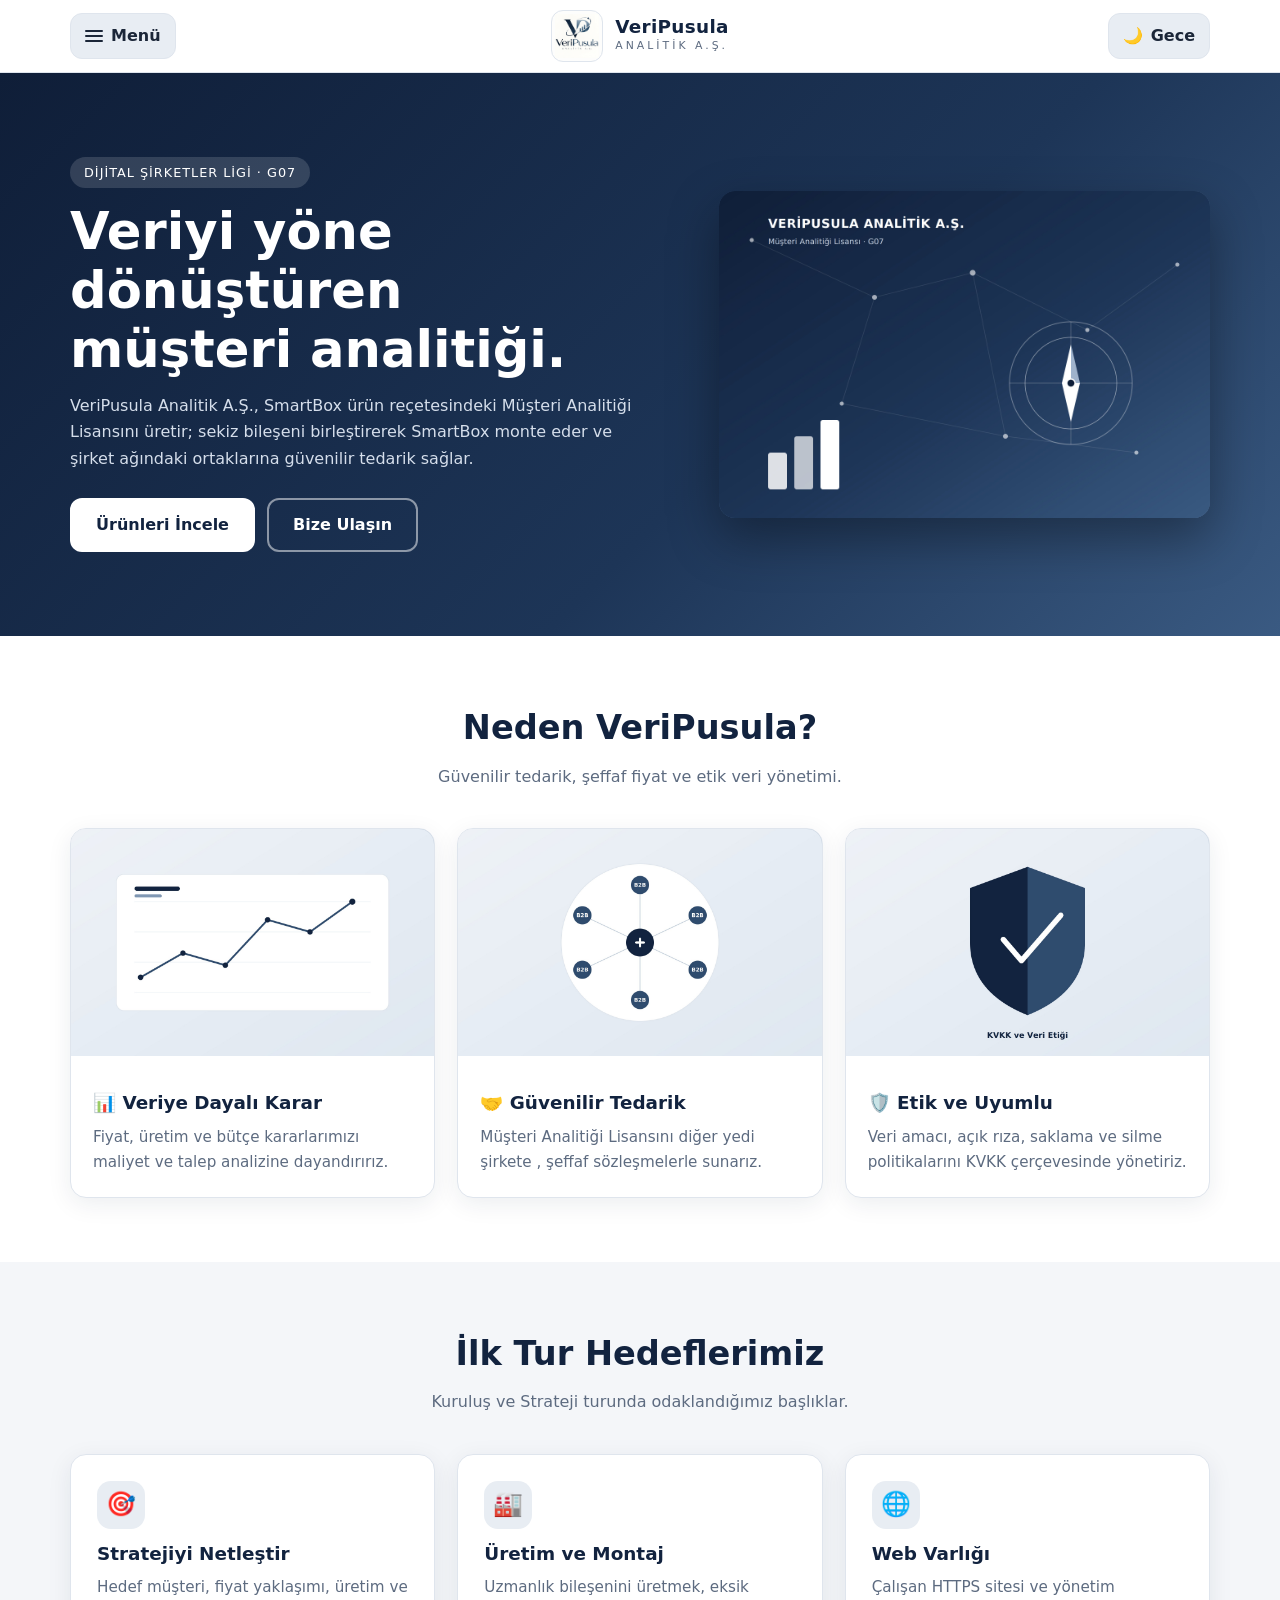
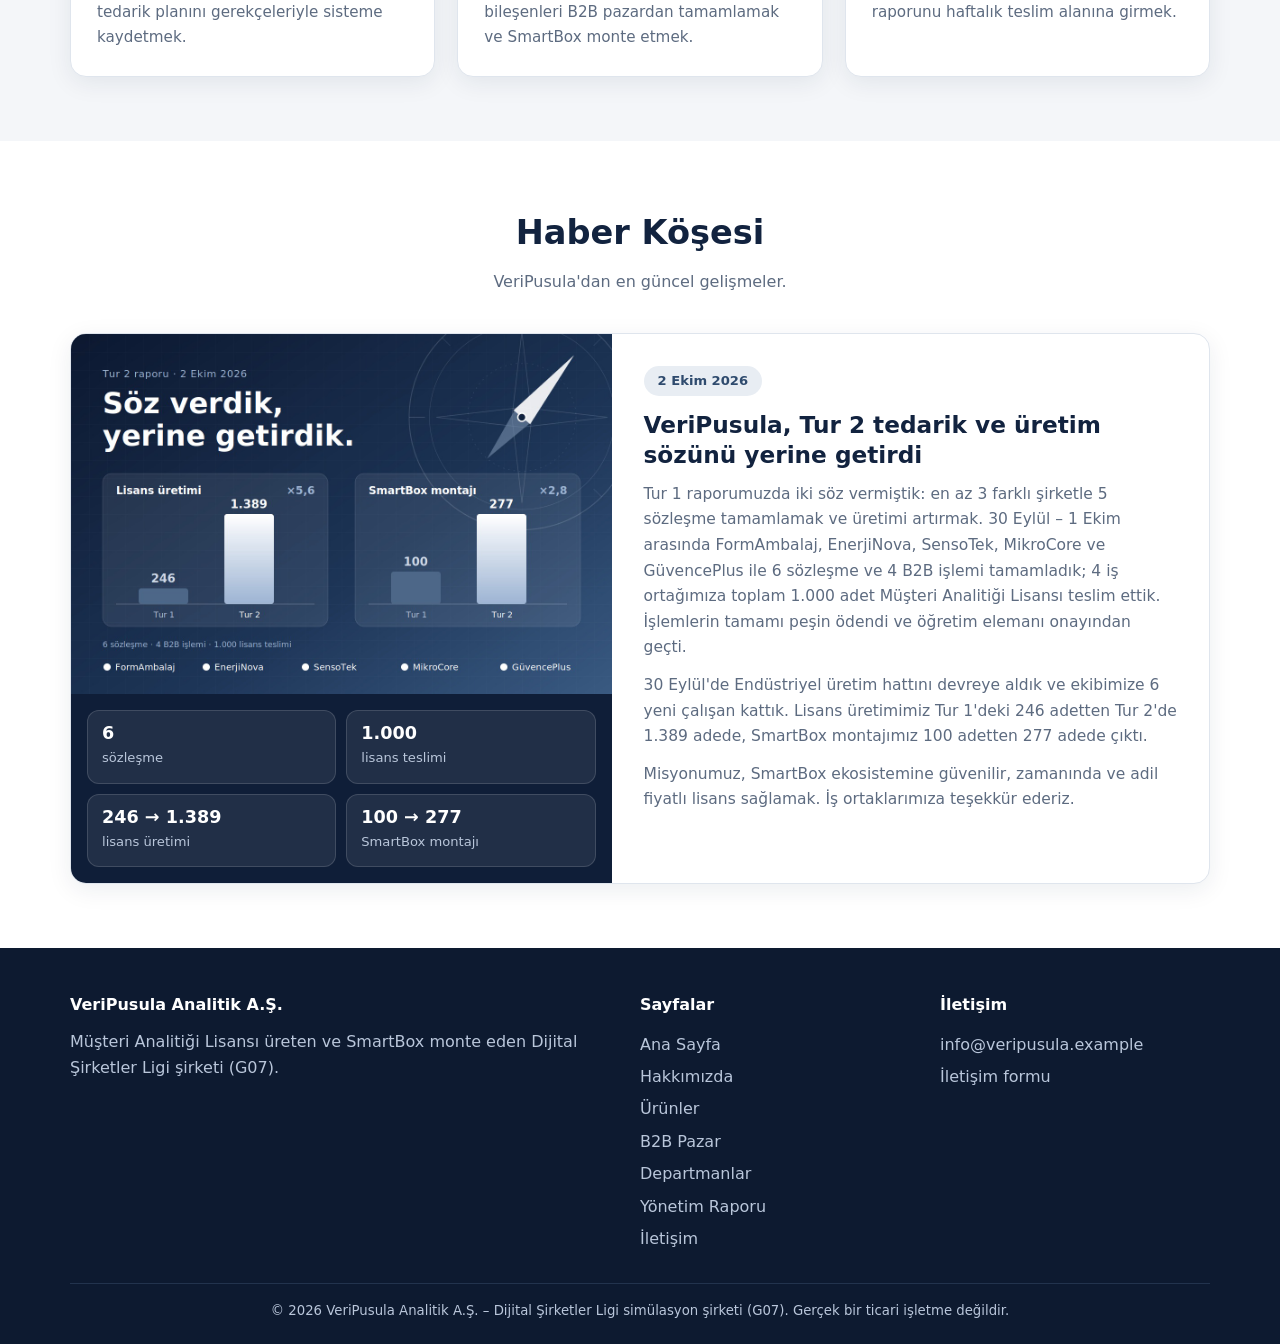
<file: index.html>
<!DOCTYPE html>
<html lang="tr" data-theme="light">
<head>
<meta charset="UTF-8">
<meta name="viewport" content="width=device-width, initial-scale=1">
<title>Ana Sayfa | VeriPusula Analitik A.Ş.</title>
<meta name="description" content="VeriPusula Analitik A.Ş. – veriyi yöne dönüştüren müşteri analitiği çözümleri.">
<script>try{var t=localStorage.getItem('tema')||(matchMedia('(prefers-color-scheme: dark)').matches?'dark':'light');document.documentElement.setAttribute('data-theme',t)}catch(e){}</script>
<link rel="icon" href="logo.jpg">
<link rel="stylesheet" href="style.css">
<script src="main.js" defer></script>
</head>
<body>

<section class="hero"><div class="container hero-grid">
  <div>
    <span class="tag">DİJİTAL ŞİRKETLER LİGİ · G07</span>
    <h1>Veriyi yöne dönüştüren <br>müşteri analitiği.</h1>
    <p>VeriPusula Analitik A.Ş., SmartBox ürün reçetesindeki Müşteri Analitiği Lisansını üretir; sekiz bileşeni birleştirerek SmartBox monte eder ve şirket ağındaki ortaklarına güvenilir tedarik sağlar.</p>
    <div class="btns"><a class="btn btn-primary" href="urunler.html">Ürünleri İncele</a><a class="btn btn-ghost" href="iletisim.html">Bize Ulaşın</a></div>
  </div>
  <figure class="foto" data-label="ANA SAYFA GÖRSELİ – hero.jpg (1200×800)"><img src="hero.jpg" alt="VeriPusula ana görsel" onerror="this.remove()"></figure>
</div></section>

<!--
<section><div class="container">
  <div class="sec-title reveal"><h2>Rakamlarla Başlangıç</h2><p>Simülasyonun açılış değerleri. Güncel kasa ve stok, lig sistemindeki canlı ekranlardan takip edilir.</p></div>
  <div class="grid g4">
    <div class="card stat reveal"><b>450.000 TL</b><span>Açılış kasası</span></div>
    <div class="card stat reveal"><b>3.300</b><span>Müşteri Analitiği Lisansı stoku</span></div>
    <div class="card stat reveal"><b>1.200</b><span>Tur başına üretim kapasitesi</span></div>
    <div class="card stat reveal"><b>600</b><span>Tur başına SmartBox montajı</span></div>
  </div>
</div></section>
-->
<section class="alt"><div class="container">
  <div class="sec-title reveal"><h2>Neden VeriPusula?</h2><p>Güvenilir tedarik, şeffaf fiyat ve etik veri yönetimi.</p></div>
  <div class="grid g3">
    <article class="card card-img reveal"><figure class="foto" data-label="KART GÖRSELİ 1 – kart1.jpg"><img src="kart1.jpg" alt="Analitik" onerror="this.remove()"></figure><div class="body"><h3>📊 Veriye Dayalı Karar</h3><p>Fiyat, üretim ve bütçe kararlarımızı maliyet ve talep analizine dayandırırız.</p></div></article>
    <article class="card card-img reveal"><figure class="foto" data-label="KART GÖRSELİ 2 – kart2.jpg"><img src="kart2.jpg" alt="Tedarik" onerror="this.remove()"></figure><div class="body"><h3>🤝 Güvenilir Tedarik</h3><p>Müşteri Analitiği Lisansını diğer yedi şirkete , şeffaf sözleşmelerle sunarız.</p></div></article>
    <article class="card card-img reveal"><figure class="foto" data-label="KART GÖRSELİ 3 – kart3.jpg"><img src="kart3.jpg" alt="Etik" onerror="this.remove()"></figure><div class="body"><h3>🛡️ Etik ve Uyumlu</h3><p>Veri amacı, açık rıza, saklama ve silme politikalarını KVKK çerçevesinde yönetiriz.</p></div></article>
  </div>
</div></section>

<section><div class="container">
  <div class="sec-title reveal"><h2>İlk Tur Hedeflerimiz</h2><p>Kuruluş ve Strateji turunda odaklandığımız başlıklar.</p></div>
  <div class="grid g3">
    <div class="card reveal"><div class="ico">🎯</div><h3>Stratejiyi Netleştir</h3><p>Hedef müşteri, fiyat yaklaşımı, üretim ve tedarik planını gerekçeleriyle sisteme kaydetmek.</p></div>
    <div class="card reveal"><div class="ico">🏭</div><h3>Üretim ve Montaj</h3><p>Uzmanlık bileşenini üretmek, eksik bileşenleri B2B pazardan tamamlamak ve SmartBox monte etmek.</p></div>
    <div class="card reveal"><div class="ico">🌐</div><h3>Web Varlığı</h3><p>Çalışan HTTPS sitesi ve yönetim raporunu haftalık teslim alanına girmek.</p></div>
  </div>
</div></section>

<!-- ================= HABER KÖŞESİ (footer'ın hemen üstü) ================= -->
<section class="alt" id="haberler"><div class="container">
  <div class="sec-title reveal"><h2>Haber Köşesi</h2><p>VeriPusula'dan en güncel gelişmeler.</p></div>
  <article class="haber reveal">
    <div class="haber-sol">
      <figure class="foto haber-foto" data-label="HABER GÖRSELİ – haber.jpg (1200×800)"><img src="haber.jpg" alt="VeriPusula Tur 2 haberi" onerror="this.remove()"></figure>
      <ul class="haber-rakam">
        <li><b>6</b><span>sözleşme</span></li>
        <li><b>1.000</b><span>lisans teslimi</span></li>
        <li><b>246 → 1.389</b><span>lisans üretimi</span></li>
        <li><b>100 → 277</b><span>SmartBox montajı</span></li>
      </ul>
    </div>
    <div class="haber-body">
      <time class="haber-tarih" datetime="2026-10-02">2 Ekim 2026</time>
      <h3>VeriPusula, Tur 2 tedarik ve üretim sözünü yerine getirdi</h3>
      <p>Tur 1 raporumuzda iki söz vermiştik: en az 3 farklı şirketle 5 sözleşme tamamlamak ve üretimi artırmak. 30 Eylül – 1 Ekim arasında FormAmbalaj, EnerjiNova, SensoTek, MikroCore ve GüvencePlus ile 6 sözleşme ve 4 B2B işlemi tamamladık; 4 iş ortağımıza toplam 1.000 adet Müşteri Analitiği Lisansı teslim ettik. İşlemlerin tamamı peşin ödendi ve öğretim elemanı onayından geçti.</p>
      <p>30 Eylül'de Endüstriyel üretim hattını devreye aldık ve ekibimize 6 yeni çalışan kattık. Lisans üretimimiz Tur 1'deki 246 adetten Tur 2'de 1.389 adede, SmartBox montajımız 100 adetten 277 adede çıktı.</p>
      <p>Misyonumuz, SmartBox ekosistemine güvenilir, zamanında ve adil fiyatlı lisans sağlamak. İş ortaklarımıza teşekkür ederiz.</p>
    </div>
  </article>
</div></section>

</body>
</html>
</file>
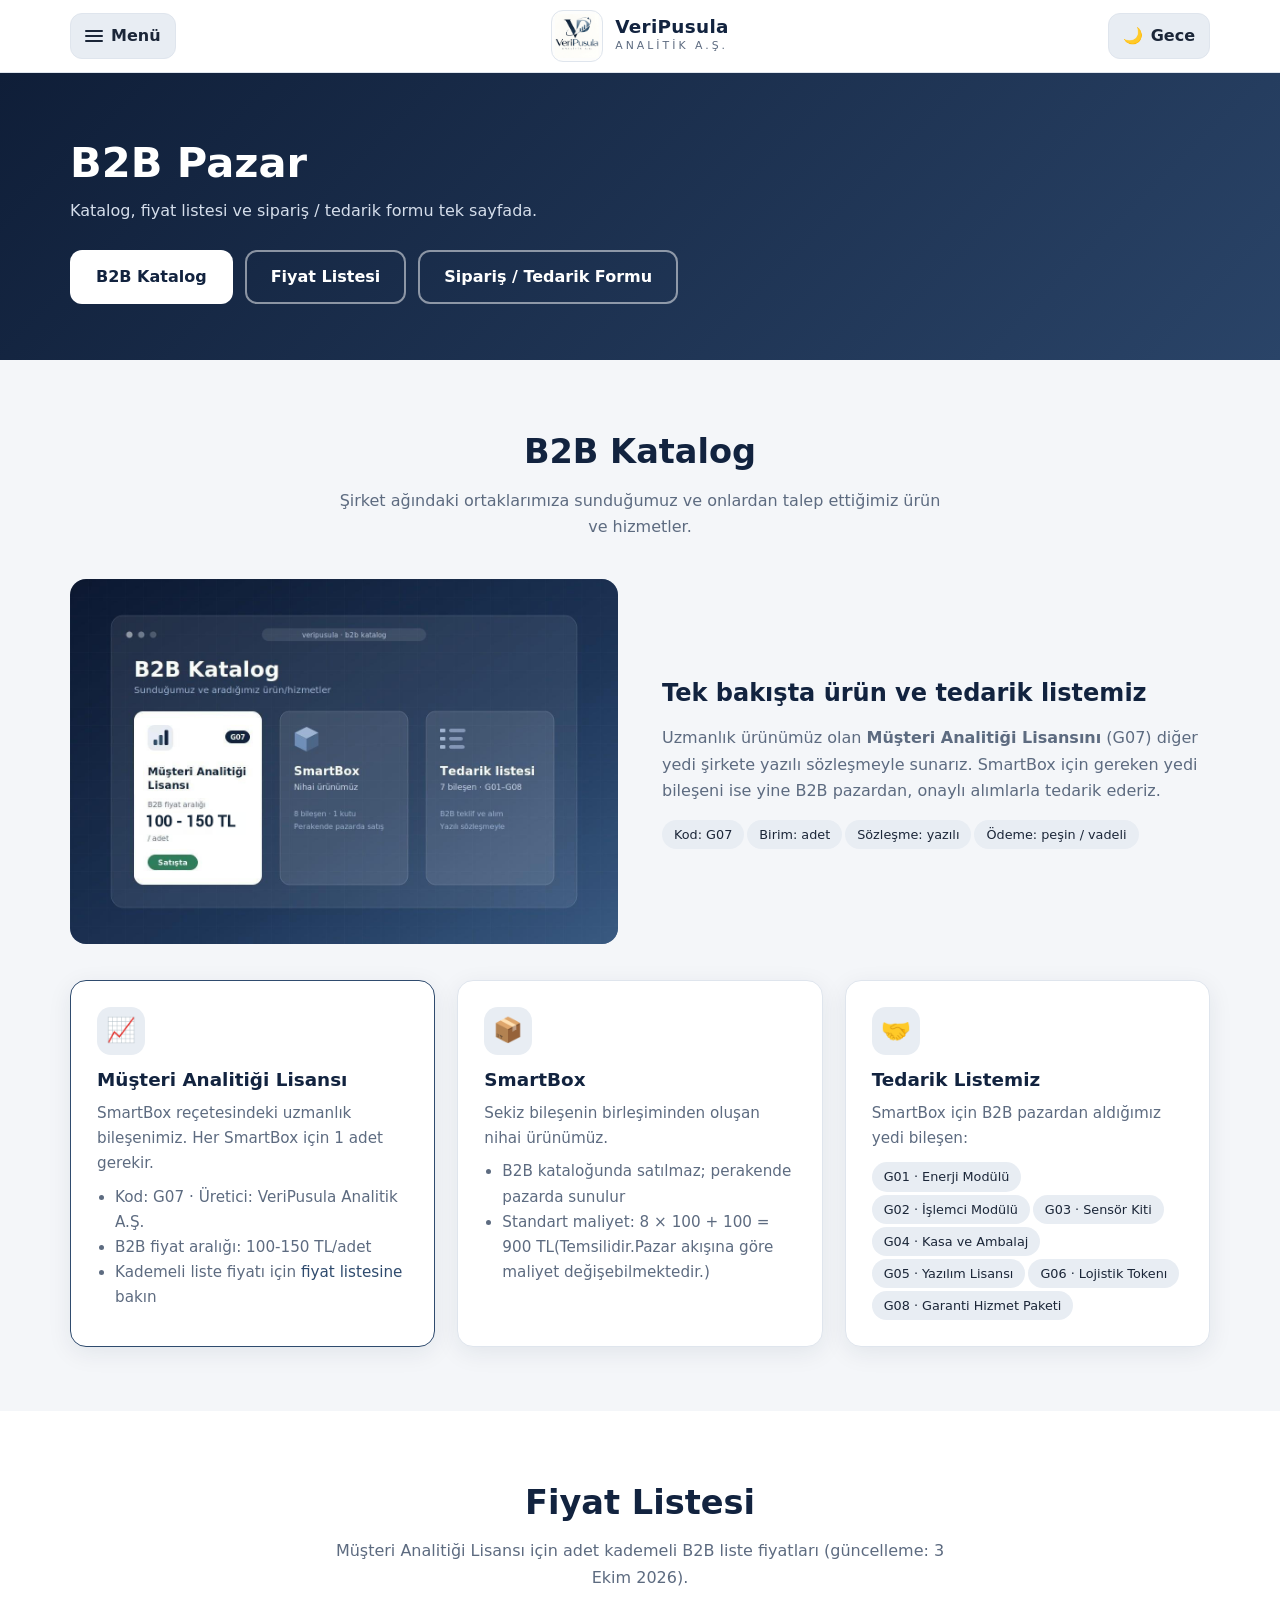
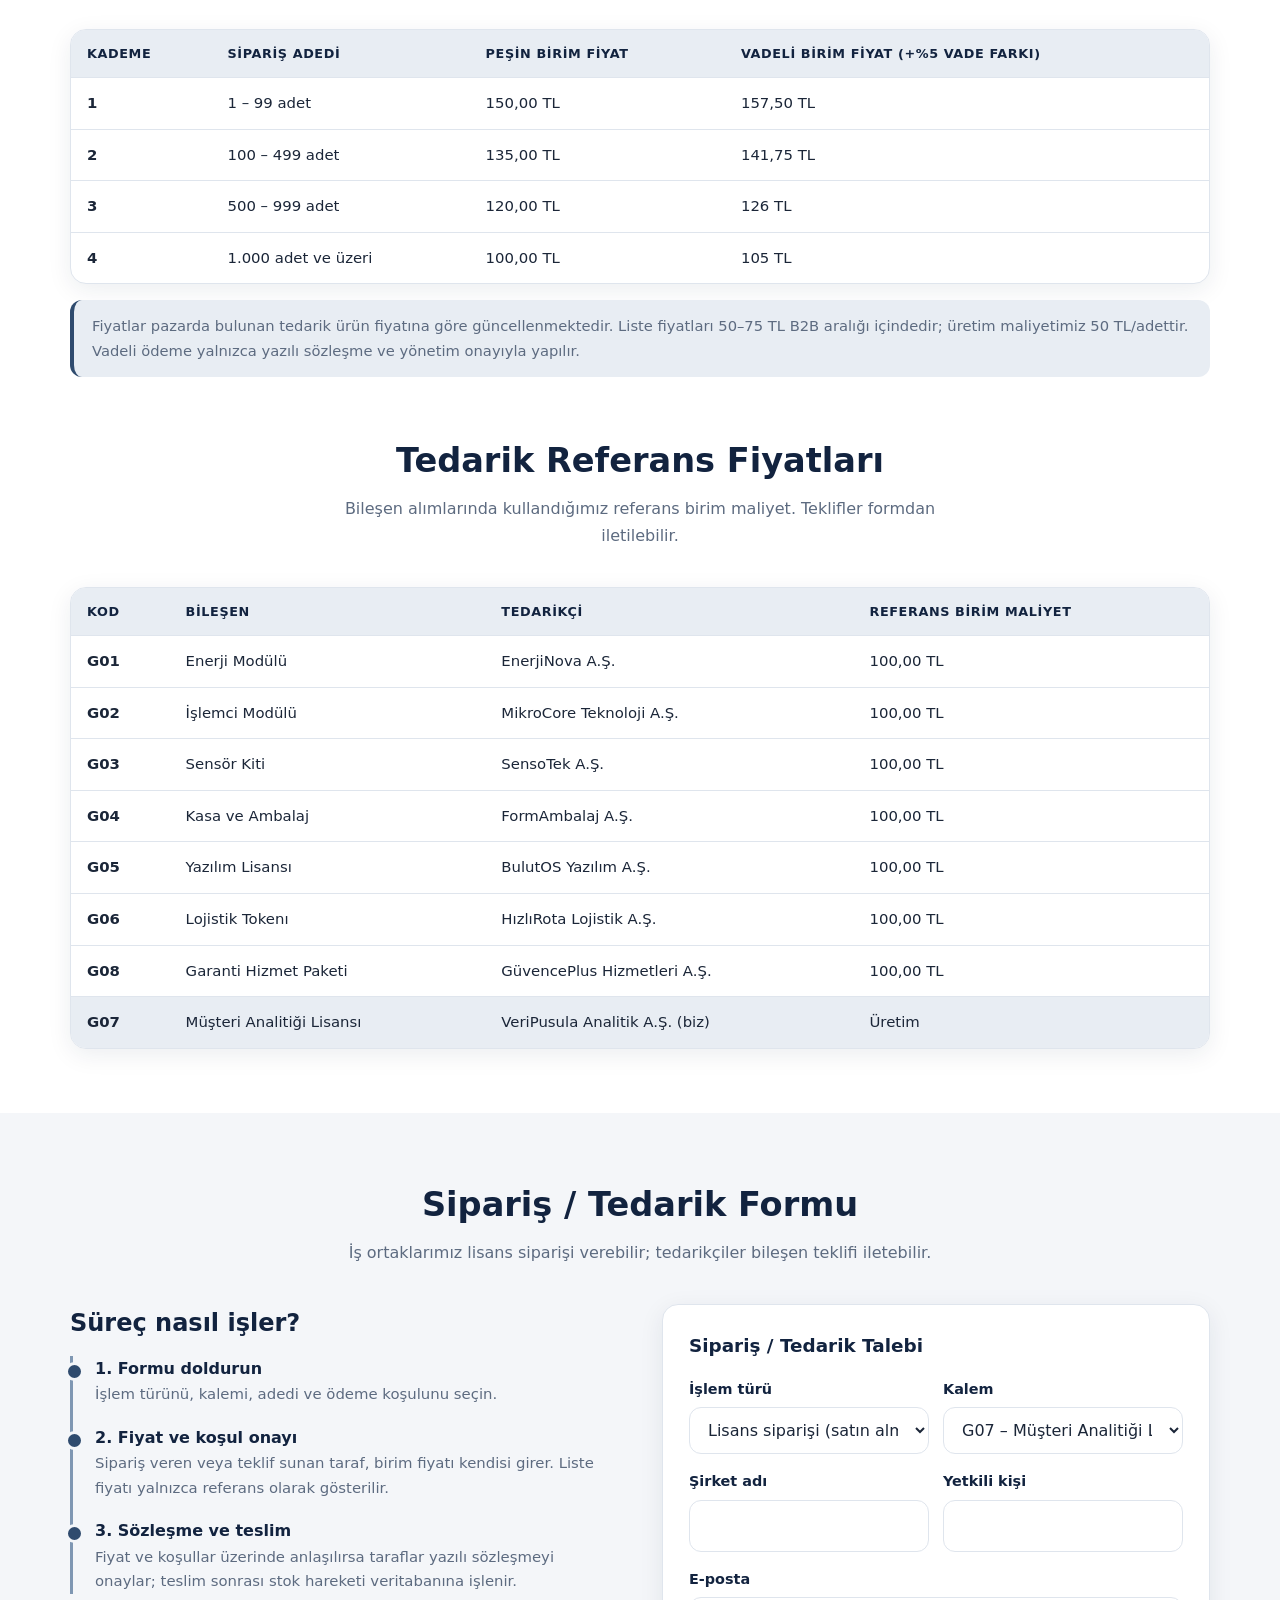
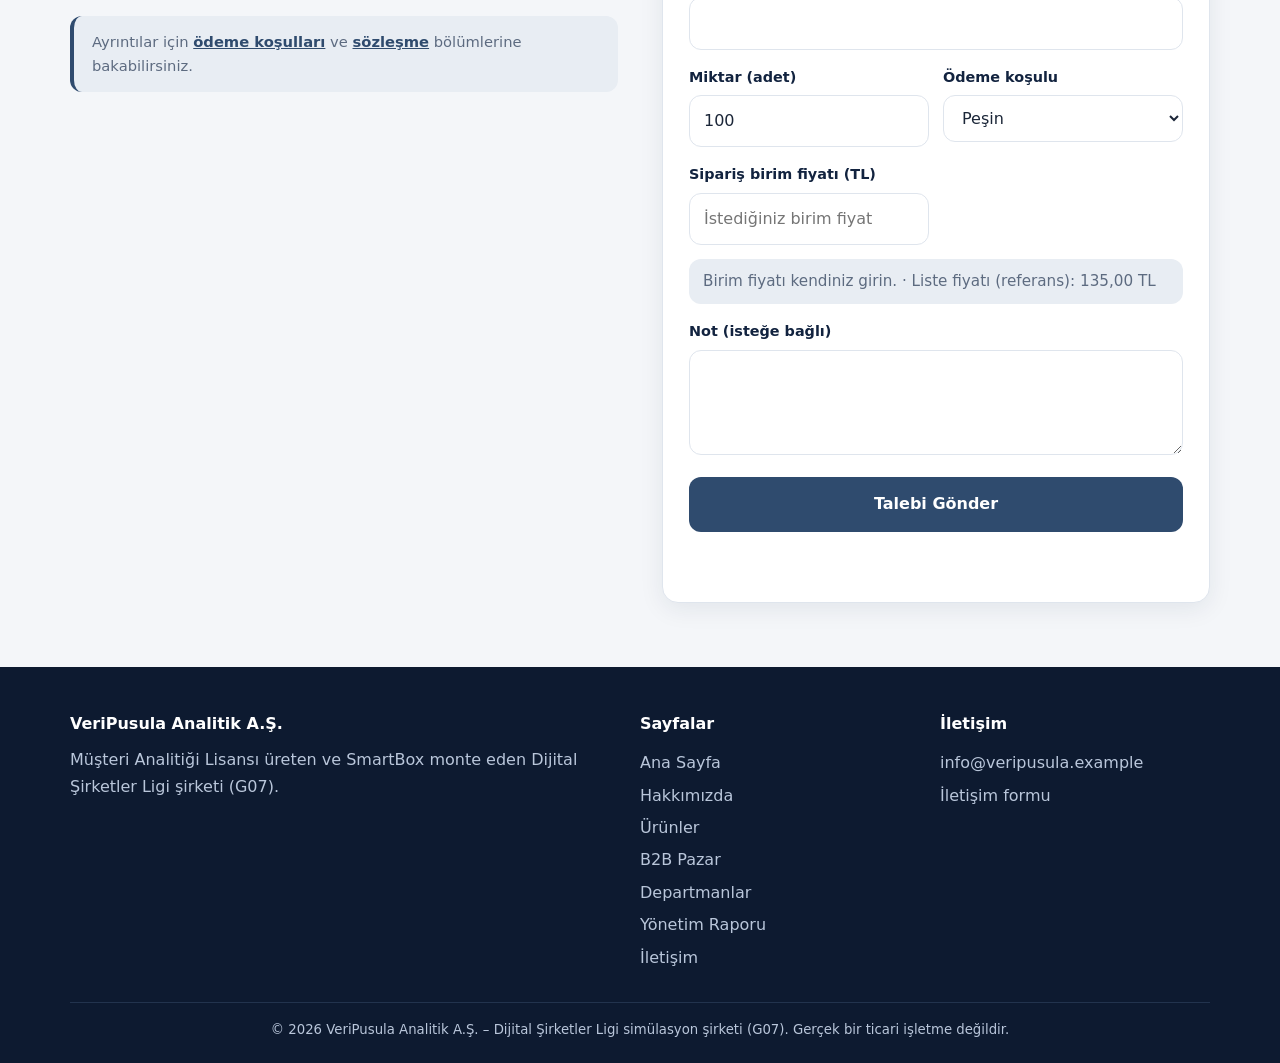
<file: b2b.html>
<!DOCTYPE html>
<html lang="tr" data-theme="light">
<head>
<meta charset="UTF-8">
<meta name="viewport" content="width=device-width, initial-scale=1">
<title>B2B Pazar | VeriPusula Analitik A.Ş.</title>
<meta name="description" content="VeriPusula B2B kataloğu, fiyat listesi ve sipariş / tedarik formu.">
<script>try{var t=localStorage.getItem('tema')||(matchMedia('(prefers-color-scheme: dark)').matches?'dark':'light');document.documentElement.setAttribute('data-theme',t)}catch(e){}</script>
<link rel="icon" href="logo.jpg">
<link rel="stylesheet" href="style.css">
<script src="main.js" defer></script>
<script src="b2b.js" defer></script>
</head>
<body>

<section class="page-hero"><div class="container"><h1>B2B Pazar</h1><p>Katalog, fiyat listesi ve sipariş / tedarik formu tek sayfada.</p>
  <div class="btns"><a class="btn btn-primary" href="#katalog">B2B Katalog</a><a class="btn btn-ghost" href="#fiyat">Fiyat Listesi</a><a class="btn btn-ghost" href="#siparis">Sipariş / Tedarik Formu</a></div></div></section>

<section id="katalog"><div class="container">
  <div class="sec-title reveal"><h2>B2B Katalog</h2><p>Şirket ağındaki ortaklarımıza sunduğumuz ve onlardan talep ettiğimiz ürün ve hizmetler.</p></div>
  <div class="split" style="margin-bottom:36px">
    <figure class="foto reveal" data-label="B2B KATALOG GÖRSELİ – b2b-katalog.jpg (1200×800)"><img src="b2b-katalog.jpg" alt="VeriPusula B2B katalog görünümü" onerror="this.remove()"></figure>
    <div class="reveal"><h2>Tek bakışta ürün ve tedarik listemiz</h2>
      <p>Uzmanlık ürünümüz olan <b>Müşteri Analitiği Lisansını</b> (G07) diğer yedi şirkete yazılı sözleşmeyle sunarız. SmartBox için gereken yedi bileşeni ise yine B2B pazardan, onaylı alımlarla tedarik ederiz.</p>
      <span class="chip">Kod: G07</span><span class="chip">Birim: adet</span><span class="chip">Sözleşme: yazılı</span><span class="chip">Ödeme: peşin / vadeli</span></div>
  </div>
  <div class="grid g3">
    <article class="card reveal" style="border-color:var(--accent)"><div class="ico">📈</div><h3>Müşteri Analitiği Lisansı</h3><p>SmartBox reçetesindeki uzmanlık bileşenimiz. Her SmartBox için 1 adet gerekir.</p>
      <ul><li>Kod: G07 · Üretici: VeriPusula Analitik A.Ş.</li><li>B2B fiyat aralığı: 100-150 TL/adet</li><li>Kademeli liste fiyatı için <a href="#fiyat">fiyat listesine</a> bakın</li></ul></article>
    <article class="card reveal"><div class="ico">📦</div><h3>SmartBox</h3><p>Sekiz bileşenin birleşiminden oluşan nihai ürünümüz.</p>
      <ul><li>B2B kataloğunda satılmaz; perakende pazarda sunulur</li><li>Standart maliyet: 8 × 100 + 100 = 900 TL(Temsilidir.Pazar akışına göre maliyet değişebilmektedir.)</li></ul></article>
    <article class="card reveal"><div class="ico">🤝</div><h3>Tedarik Listemiz</h3><p>SmartBox için B2B pazardan aldığımız yedi bileşen:</p><p style="margin-top:8px"><span class="chip">G01 · Enerji Modülü</span><span class="chip">G02 · İşlemci Modülü</span><span class="chip">G03 · Sensör Kiti</span><span class="chip">G04 · Kasa ve Ambalaj</span><span class="chip">G05 · Yazılım Lisansı</span><span class="chip">G06 · Lojistik Tokenı</span><span class="chip">G08 · Garanti Hizmet Paketi</span></p></article>
  </div>
</div></section>

<section class="alt" id="fiyat"><div class="container">
  <div class="sec-title reveal"><h2>Fiyat Listesi</h2><p>Müşteri Analitiği Lisansı için adet kademeli B2B liste fiyatları (güncelleme: 3 Ekim 2026).</p></div>
  <div class="table-wrap reveal"><table>
    <thead><tr><th>Kademe</th><th>Sipariş adedi</th><th>Peşin birim fiyat</th><th>Vadeli birim fiyat (+%5 vade farkı)</th></tr></thead>
    <tbody>
<tr><td><b>1</b></td><td>1 – 99 adet</td><td>150,00 TL</td><td>157,50 TL</td></tr>
<tr><td><b>2</b></td><td>100 – 499 adet</td><td>135,00 TL</td><td>141,75 TL</td></tr>
<tr><td><b>3</b></td><td>500 – 999 adet</td><td>120,00 TL</td><td>126 TL</td></tr>
<tr><td><b>4</b></td><td>1.000 adet ve üzeri</td><td>100,00 TL</td><td>105 TL</td></tr>
    </tbody></table></div>
  <p class="callout reveal" style="margin-top:16px">Fiyatlar pazarda bulunan tedarik ürün fiyatına göre güncellenmektedir. Liste fiyatları 50–75 TL B2B aralığı içindedir; üretim maliyetimiz 50 TL/adettir. Vadeli ödeme yalnızca yazılı sözleşme ve yönetim onayıyla yapılır.</p>

  <div class="sec-title reveal" style="margin-top:56px"><h2>Tedarik Referans Fiyatları</h2><p>Bileşen alımlarında kullandığımız referans birim maliyet. Teklifler formdan iletilebilir.</p></div>
  <div class="table-wrap reveal"><table>
    <thead><tr><th>Kod</th><th>Bileşen</th><th>Tedarikçi</th><th>Referans birim maliyet</th></tr></thead>
    <tbody>
<tr><td><b>G01</b></td><td>Enerji Modülü</td><td>EnerjiNova A.Ş.</td><td>100,00 TL</td></tr>
<tr><td><b>G02</b></td><td>İşlemci Modülü</td><td>MikroCore Teknoloji A.Ş.</td><td>100,00 TL</td></tr>
<tr><td><b>G03</b></td><td>Sensör Kiti</td><td>SensoTek A.Ş.</td><td>100,00 TL</td></tr>
<tr><td><b>G04</b></td><td>Kasa ve Ambalaj</td><td>FormAmbalaj A.Ş.</td><td>100,00 TL</td></tr>
<tr><td><b>G05</b></td><td>Yazılım Lisansı</td><td>BulutOS Yazılım A.Ş.</td><td>100,00 TL</td></tr>
<tr><td><b>G06</b></td><td>Lojistik Tokenı</td><td>HızlıRota Lojistik A.Ş.</td><td>100,00 TL</td></tr>
<tr><td><b>G08</b></td><td>Garanti Hizmet Paketi</td><td>GüvencePlus Hizmetleri A.Ş.</td><td>100,00 TL</td></tr>
      <tr style="background:var(--chip)"><td><b>G07</b></td><td>Müşteri Analitiği Lisansı</td><td>VeriPusula Analitik A.Ş. (biz)</td><td>Üretim</td></tr>
    </tbody></table></div>
</div></section>

<section id="siparis"><div class="container">
  <div class="sec-title reveal"><h2>Sipariş / Tedarik Formu</h2><p>İş ortaklarımız lisans siparişi verebilir; tedarikçiler bileşen teklifi iletebilir.</p></div>
  <div class="split" style="align-items:start">
    <div class="reveal"><h2>Süreç nasıl işler?</h2>
      <div class="timeline">
        <div><b>1. Formu doldurun</b><span>İşlem türünü, kalemi, adedi ve ödeme koşulunu seçin.</span></div>
        <div><b>2. Fiyat ve koşul onayı</b><span>Sipariş veren veya teklif sunan taraf, birim fiyatı kendisi girer. Liste fiyatı yalnızca referans olarak gösterilir.</span></div>
        <div><b>3. Sözleşme ve teslim</b><span>Fiyat ve koşullar üzerinde anlaşılırsa taraflar yazılı sözleşmeyi onaylar; teslim sonrası stok hareketi veritabanına işlenir.</span></div>
      </div>
      <p class="callout" style="margin-top:22px">Ayrıntılar için <a href="yonetim.html#odeme">ödeme koşulları</a> ve <a href="yonetim.html#sozlesmeler">sözleşme</a> bölümlerine bakabilirsiniz.</p></div>
    <form class="card reveal" id="siparisForm" novalidate>
      <h3 style="margin:0">Sipariş / Tedarik Talebi</h3>
      <div class="row">
        <div><label for="sTur">İşlem türü</label><select id="sTur"><option value="siparis">Lisans siparişi (satın alma)</option><option value="tedarik">Tedarik teklifi (bileşen sunma)</option></select></div>
        <div><label for="sKalem">Kalem</label><select id="sKalem"></select></div>
      </div>
      <div class="row">
        <div><label for="sFirma">Şirket adı</label><input id="sFirma" type="text" required maxlength="80" autocomplete="organization"></div>
        <div><label for="sYetkili">Yetkili kişi</label><input id="sYetkili" type="text" required maxlength="80" autocomplete="name"></div>
      </div>
      <div><label for="sEposta">E-posta</label><input id="sEposta" type="email" required maxlength="120" autocomplete="email"></div>
      <div class="row">
        <div><label for="sMiktar">Miktar (adet)</label><input id="sMiktar" type="number" min="1" max="100000" step="1" value="100" required></div>
        <div><label for="sOdeme">Ödeme koşulu</label><select id="sOdeme"><option value="pesin">Peşin</option><option value="vadeli">Vadeli</option></select></div>
        <div><label for="sFiyat" id="sFiyatEtiket">Birim fiyat (TL)</label><input id="sFiyat" type="number" min="0.01" max="10000" step="0.01" placeholder="Örn: 120" required></div>
      </div>
      <p class="status" id="sOzet" aria-live="polite" style="margin:0">–</p>
      <div><label for="sNot">Not (isteğe bağlı)</label><textarea id="sNot" rows="3" maxlength="300"></textarea></div>
      <button class="btn btn-solid" type="submit">Talebi Gönder</button><p class="msg" id="sMsg" role="status"></p>
    </form>
  </div>
</div></section>

</body>
</html>
</file>
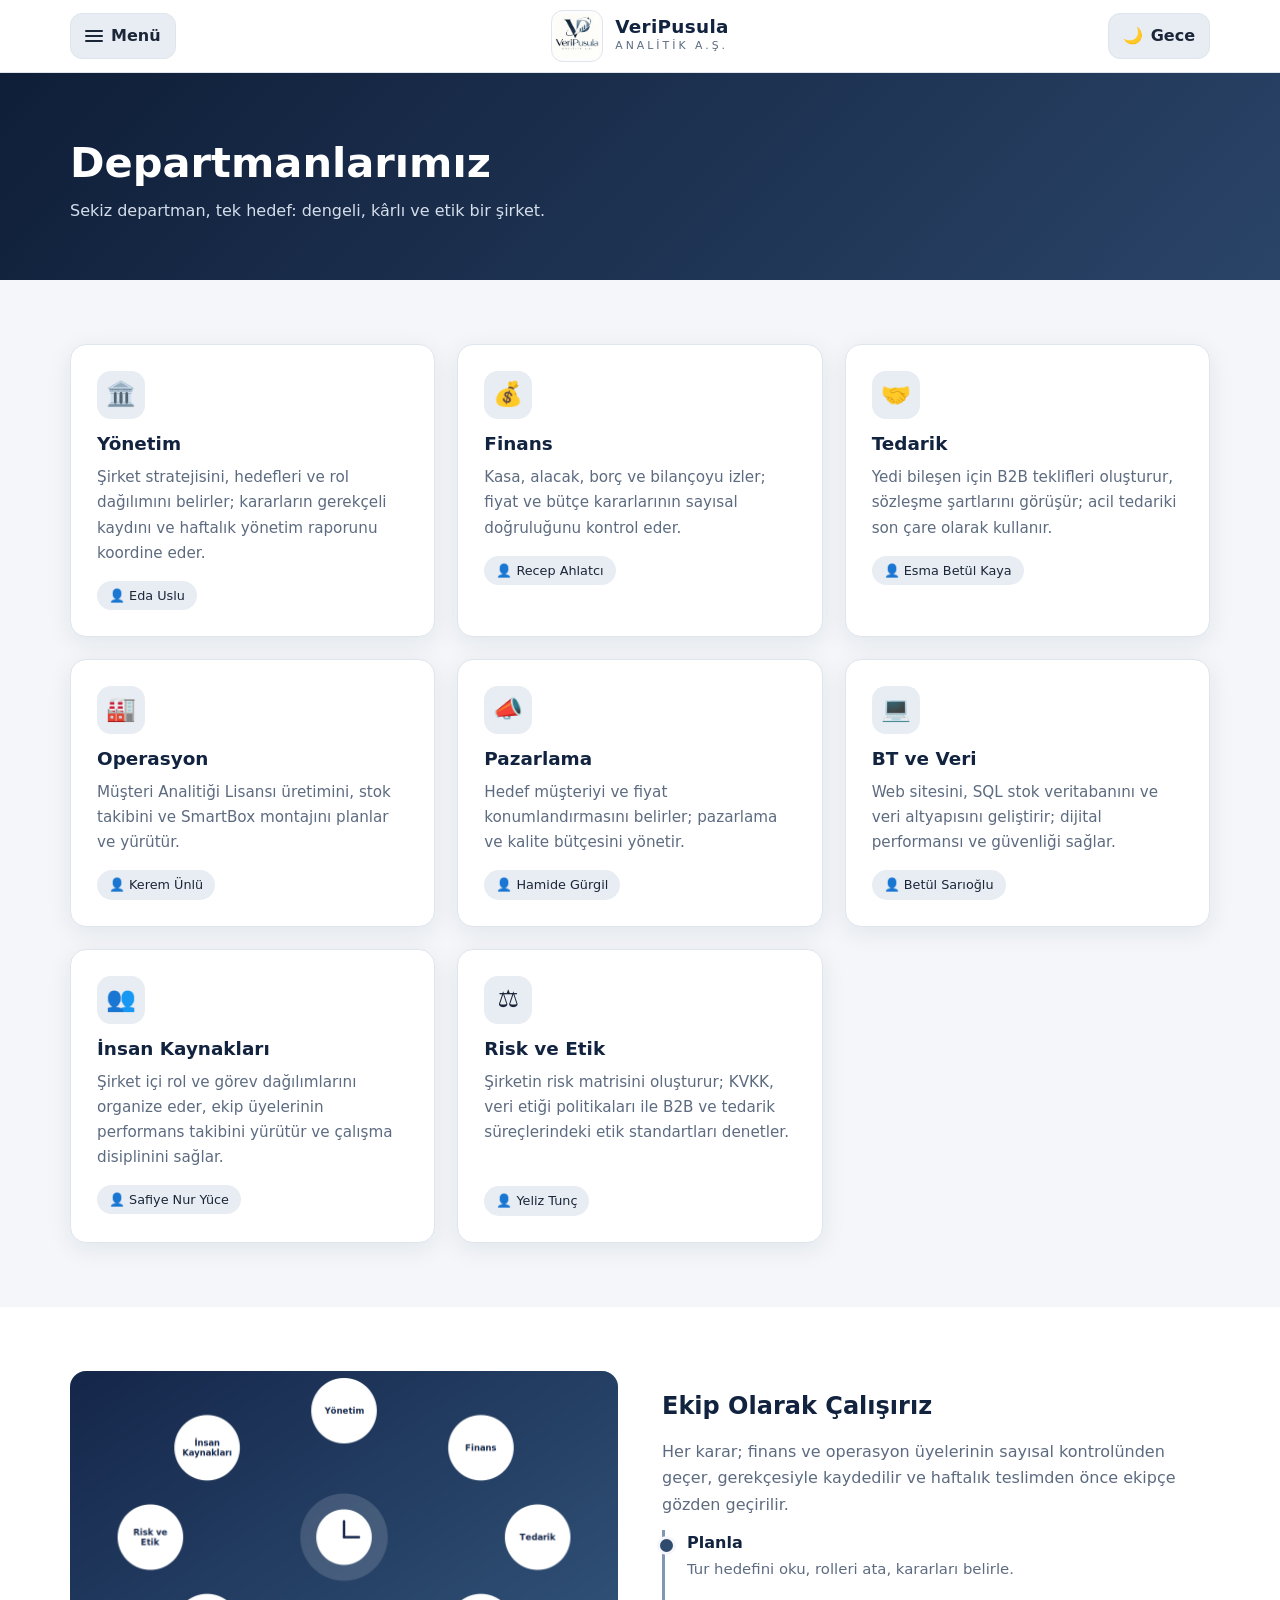
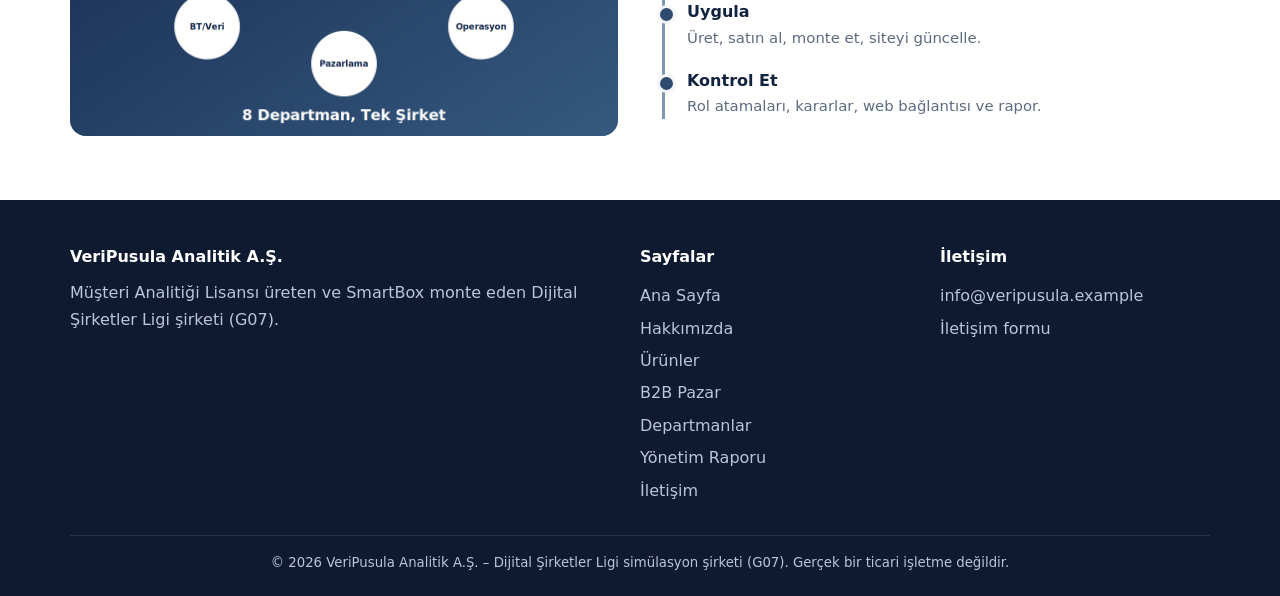
<file: departmanlar.html>
<!DOCTYPE html>
<html lang="tr" data-theme="light">
<head>
<meta charset="UTF-8">
<meta name="viewport" content="width=device-width, initial-scale=1">
<title>Departmanlar | VeriPusula Analitik A.Ş.</title>
<meta name="description" content="VeriPusula Analitik A.Ş. departmanları ve sorumlulukları.">
<script>try{var t=localStorage.getItem('tema')||(matchMedia('(prefers-color-scheme: dark)').matches?'dark':'light');document.documentElement.setAttribute('data-theme',t)}catch(e){}</script>
<link rel="icon" href="logo.jpg">
<link rel="stylesheet" href="style.css">
<script src="main.js" defer></script>
</head>
<body>

<section class="page-hero"><div class="container"><h1>Departmanlarımız</h1><p>Sekiz departman, tek hedef: dengeli, kârlı ve etik bir şirket.</p></div></section>
<section><div class="container">
  <div class="grid g3"><article class="card reveal"><div class="ico">🏛️</div><h3>Yönetim</h3><p>Şirket stratejisini, hedefleri ve rol dağılımını belirler; kararların gerekçeli kaydını ve haftalık yönetim raporunu koordine eder.</p>
  <p style="margin-top:12px"><span class="chip">👤 Eda Uslu</span></p></article>
<article class="card reveal"><div class="ico">💰</div><h3>Finans</h3><p>Kasa, alacak, borç ve bilançoyu izler; fiyat ve bütçe kararlarının sayısal doğruluğunu kontrol eder.</p>
  <p style="margin-top:12px"><span class="chip">👤 Recep Ahlatcı</span></p></article>
<article class="card reveal"><div class="ico">🤝</div><h3>Tedarik</h3><p>Yedi bileşen için B2B teklifleri oluşturur, sözleşme şartlarını görüşür; acil tedariki son çare olarak kullanır.</p>
  <p style="margin-top:12px"><span class="chip">👤 Esma Betül Kaya</span></p></article>
<article class="card reveal"><div class="ico">🏭</div><h3>Operasyon</h3><p>Müşteri Analitiği Lisansı üretimini, stok takibini ve SmartBox montajını planlar ve yürütür.</p>
  <p style="margin-top:12px"><span class="chip">👤 Kerem Ünlü</span></p></article>
<article class="card reveal"><div class="ico">📣</div><h3>Pazarlama</h3><p>Hedef müşteriyi ve fiyat konumlandırmasını belirler; pazarlama ve kalite bütçesini yönetir.</p>
  <p style="margin-top:12px"><span class="chip">👤 Hamide Gürgil</span></p></article>
<article class="card reveal"><div class="ico">💻</div><h3>BT ve Veri</h3><p>Web sitesini, SQL stok veritabanını ve veri altyapısını geliştirir; dijital performansı ve güvenliği sağlar.</p>
  <p style="margin-top:12px"><span class="chip">👤 Betül Sarıoğlu</span></p></article>
<article class="card reveal"><div class="ico">👥</div><h3>İnsan Kaynakları</h3><p>Şirket içi rol ve görev dağılımlarını organize eder, ekip üyelerinin performans takibini yürütür ve çalışma disiplinini sağlar.</p>
  <p style="margin-top:12px"><span class="chip">👤 Safiye Nur Yüce</span></p></article>
  <article class="card reveal"><div class="ico">⚖️</div><h3>Risk ve Etik</h3><p>Şirketin risk matrisini oluşturur; KVKK, veri etiği politikaları ile B2B ve tedarik süreçlerindeki etik standartları denetler.</p><br>
  <p style="margin-top:12px"><span class="chip">👤 Yeliz Tunç</span></p></article>
</div>
</div></section>
<section class="alt"><div class="container split">
  <figure class="foto" data-label="EKİP FOTOĞRAFI – ekip.png (1200×800)"><img src="ekip.png" alt="VeriPusula ekibi" onerror="this.remove()"></figure>
  <div class="reveal"><h2>Ekip Olarak Çalışırız</h2>
    <p>Her karar; finans ve operasyon üyelerinin sayısal kontrolünden geçer, gerekçesiyle kaydedilir ve haftalık teslimden önce ekipçe gözden geçirilir.</p>
    <div class="timeline">
      <div><b>Planla</b><span>Tur hedefini oku, rolleri ata, kararları belirle.</span></div>
      <div><b>Uygula</b><span>Üret, satın al, monte et, siteyi güncelle.</span></div>
      <div><b>Kontrol Et</b><span>Rol atamaları, kararlar, web bağlantısı ve rapor.</span></div>
    </div></div>
</div></section>

</body>
</html>
</file>
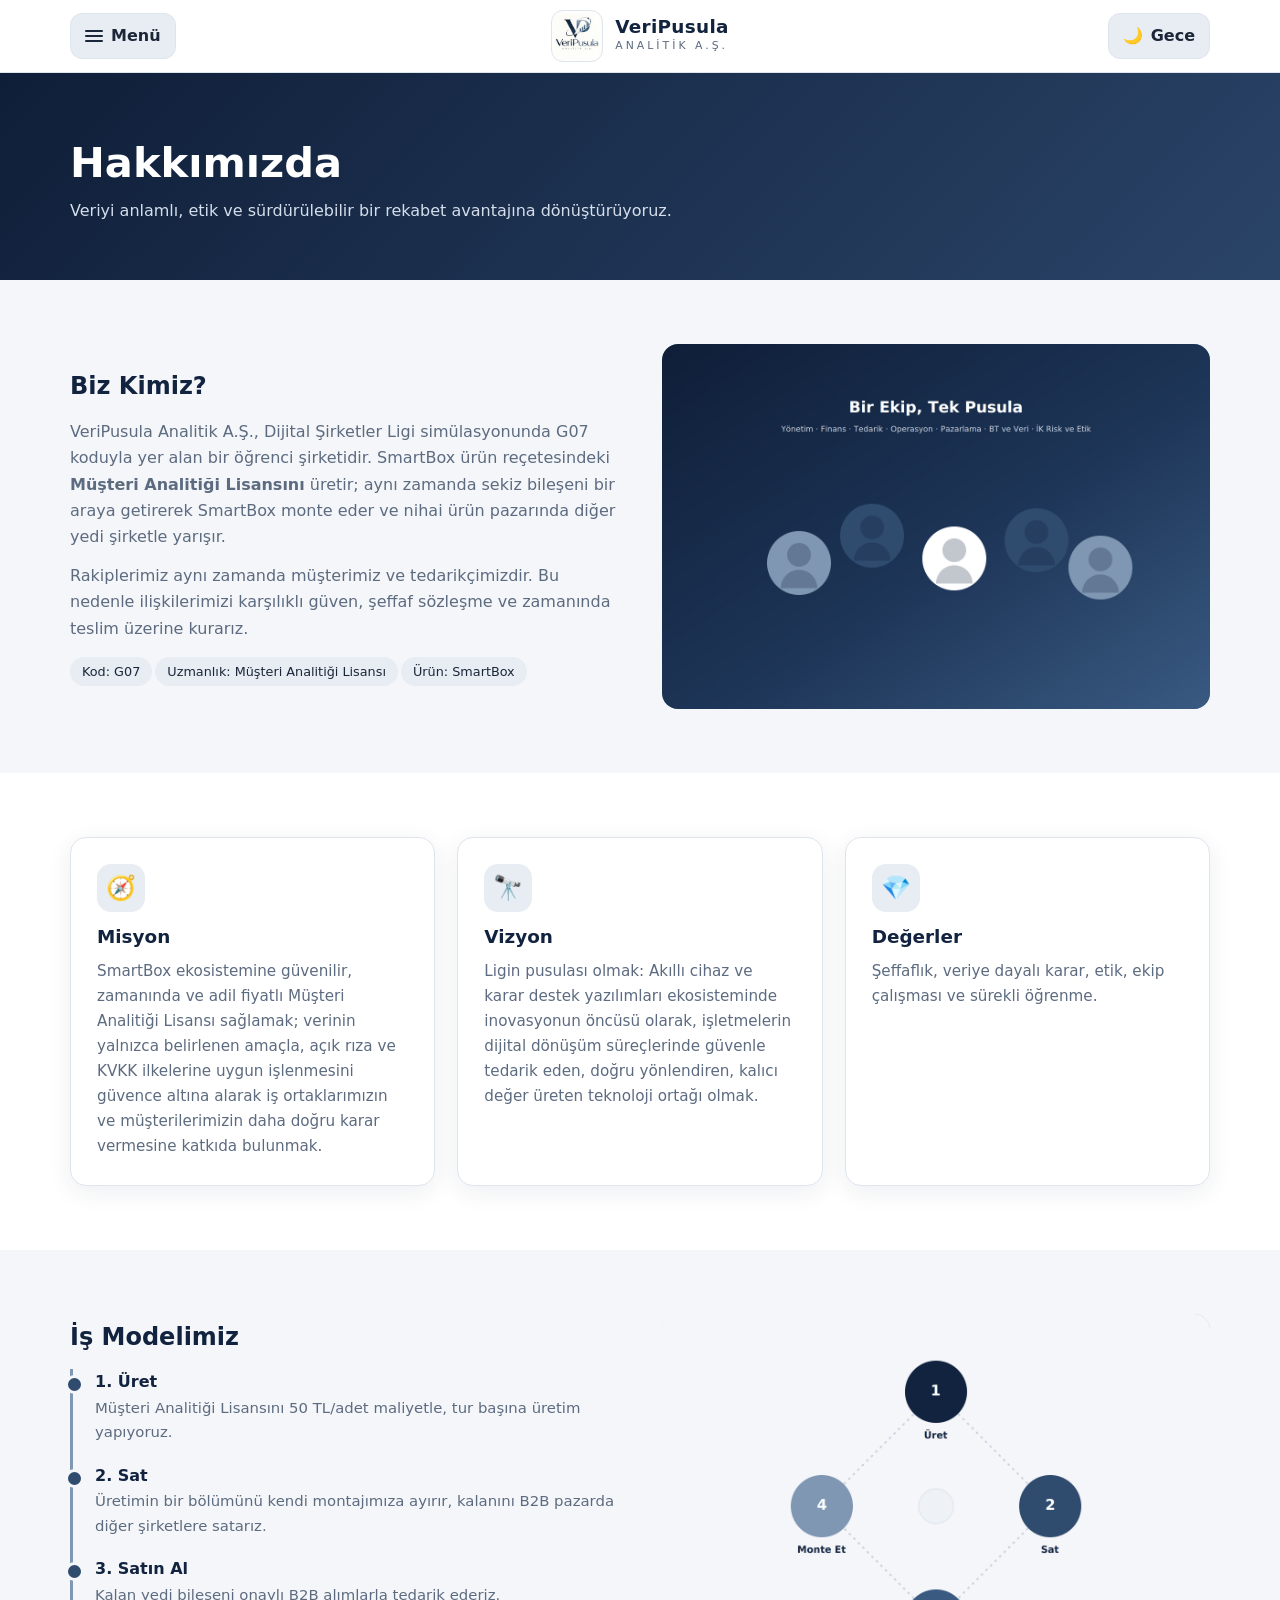
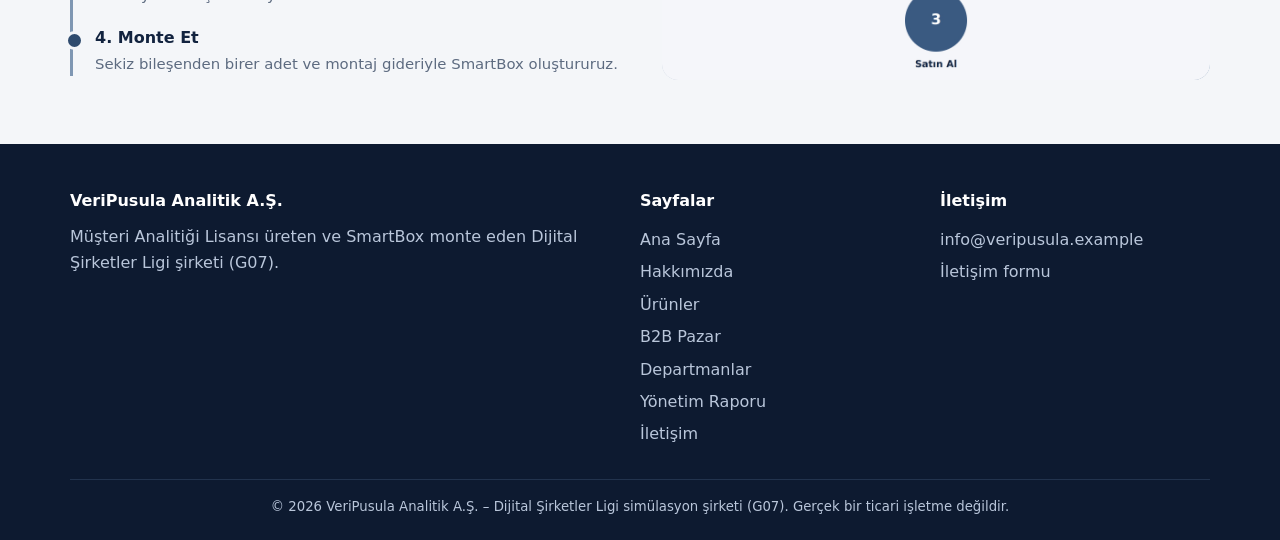
<file: hakkimizda.html>
<!DOCTYPE html>
<html lang="tr" data-theme="light">
<head>
<meta charset="UTF-8">
<meta name="viewport" content="width=device-width, initial-scale=1">
<title>Hakkımızda | VeriPusula Analitik A.Ş.</title>
<meta name="description" content="VeriPusula Analitik A.Ş. hakkında: misyon, vizyon, değerler ve iş modeli.">
<script>try{var t=localStorage.getItem('tema')||(matchMedia('(prefers-color-scheme: dark)').matches?'dark':'light');document.documentElement.setAttribute('data-theme',t)}catch(e){}</script>
<link rel="icon" href="logo.jpg">
<link rel="stylesheet" href="style.css">
<script src="main.js" defer></script>
</head>
<body>

<section class="page-hero"><div class="container"><h1>Hakkımızda</h1><p>Veriyi anlamlı, etik ve sürdürülebilir bir rekabet avantajına dönüştürüyoruz.</p></div></section>

<section><div class="container split">
  <div class="reveal"><h2>Biz Kimiz?</h2>
    <p>VeriPusula Analitik A.Ş., Dijital Şirketler Ligi simülasyonunda G07 koduyla yer alan bir öğrenci şirketidir. SmartBox ürün reçetesindeki <b>Müşteri Analitiği Lisansını</b> üretir; aynı zamanda sekiz bileşeni bir araya getirerek SmartBox monte eder ve nihai ürün pazarında diğer yedi şirketle yarışır.</p>
    <p>Rakiplerimiz aynı zamanda müşterimiz ve tedarikçimizdir. Bu nedenle ilişkilerimizi karşılıklı güven, şeffaf sözleşme ve zamanında teslim üzerine kurarız.</p>
    <span class="chip">Kod: G07</span><span class="chip">Uzmanlık: Müşteri Analitiği Lisansı</span><span class="chip">Ürün: SmartBox</span></div>
  <figure class="foto" data-label="HAKKIMIZDA GÖRSELİ – hakkimizda.jpg (1200×800)"><img src="hakkimizda.jpg" alt="Ekip fotoğrafı" onerror="this.remove()"></figure>
</div></section>

<section class="alt"><div class="container">
  <div class="grid g3">
    <div class="card reveal"><div class="ico">🧭</div><h3>Misyon</h3><p>SmartBox ekosistemine güvenilir, zamanında ve adil fiyatlı Müşteri Analitiği Lisansı sağlamak; verinin yalnızca belirlenen amaçla, açık rıza ve KVKK ilkelerine uygun işlenmesini güvence altına alarak iş ortaklarımızın ve müşterilerimizin daha doğru karar vermesine katkıda bulunmak.</p></div>
    <div class="card reveal"><div class="ico">🔭</div><h3>Vizyon</h3><p>Ligin pusulası olmak: Akıllı cihaz ve karar destek yazılımları ekosisteminde inovasyonun öncüsü olarak, işletmelerin dijital dönüşüm süreçlerinde  güvenle tedarik eden, doğru yönlendiren, kalıcı değer üreten teknoloji ortağı olmak.</p></div>
    <div class="card reveal"><div class="ico">💎</div><h3>Değerler</h3><p>Şeffaflık, veriye dayalı karar, etik, ekip çalışması ve sürekli öğrenme.</p></div>
  </div>
</div></section>

<section><div class="container split">
  <div class="reveal"><h2>İş Modelimiz</h2>
    <div class="timeline">
      <div><b>1. Üret</b><span>Müşteri Analitiği Lisansını 50 TL/adet maliyetle, tur başına üretim yapıyoruz.</span></div>
      <div><b>2. Sat</b><span>Üretimin bir bölümünü kendi montajımıza ayırır, kalanını B2B pazarda diğer şirketlere satarız.</span></div>
      <div><b>3. Satın Al</b><span>Kalan yedi bileşeni onaylı B2B alımlarla tedarik ederiz.</span></div>
      <div><b>4. Monte Et</b><span>Sekiz bileşenden birer adet ve montaj gideriyle SmartBox oluştururuz.</span></div>
    </div></div>
  <figure class="foto" data-label="İŞ MODELİ GÖRSELİ – is-modeli.jpg (1200×800)"><img src="is-modeli.jpg" alt="İş modeli" onerror="this.remove()"></figure>
</div></section>

</body>
</html>
</file>
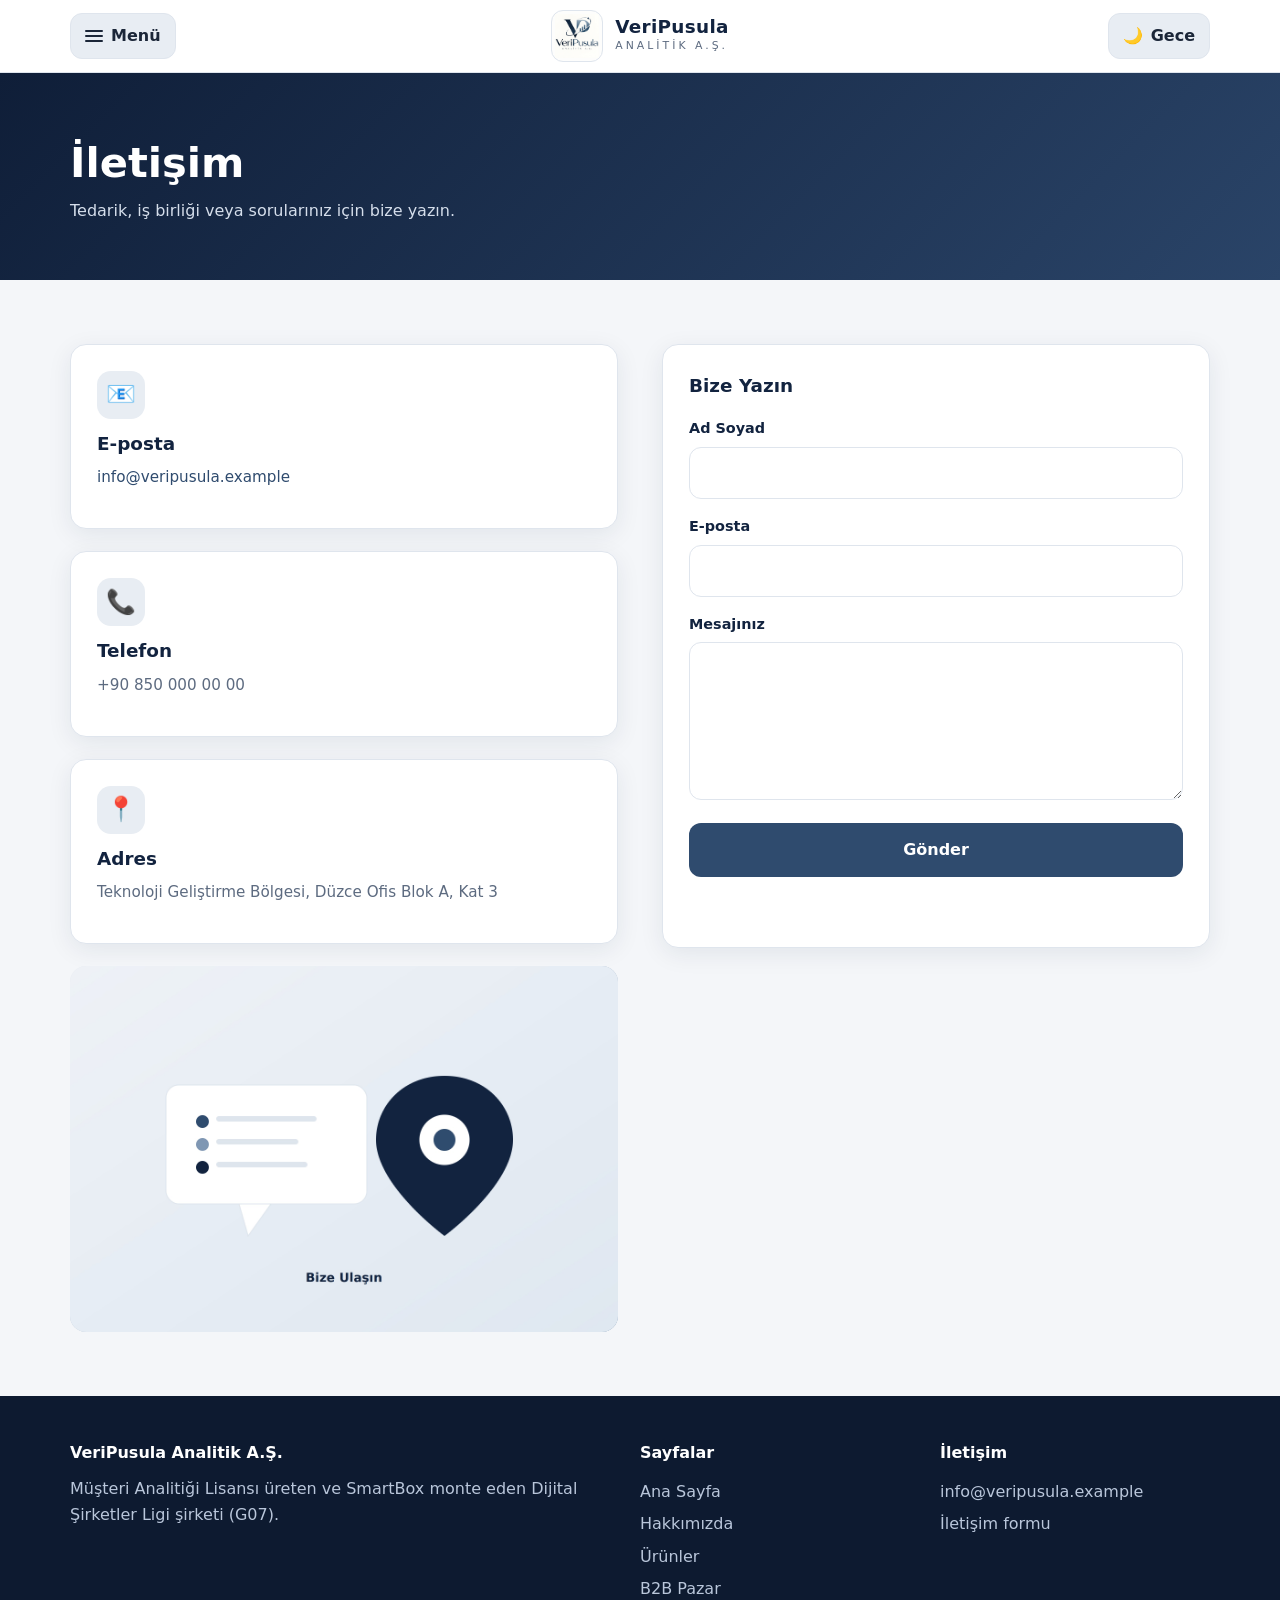
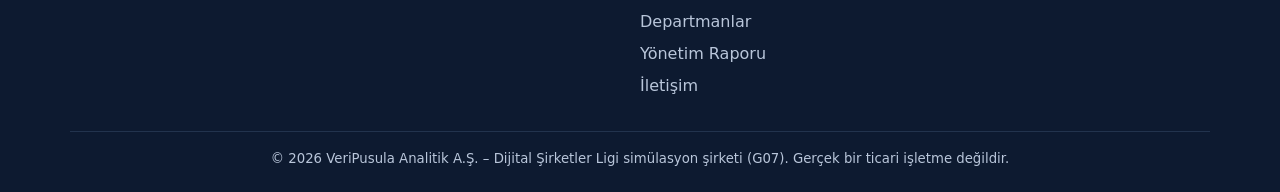
<file: iletisim.html>
<!DOCTYPE html>
<html lang="tr" data-theme="light">
<head>
<meta charset="UTF-8">
<meta name="viewport" content="width=device-width, initial-scale=1">
<title>İletişim | VeriPusula Analitik A.Ş.</title>
<meta name="description" content="VeriPusula Analitik A.Ş. iletişim bilgileri ve mesaj formu.">
<script>try{var t=localStorage.getItem('tema')||(matchMedia('(prefers-color-scheme: dark)').matches?'dark':'light');document.documentElement.setAttribute('data-theme',t)}catch(e){}</script>
<link rel="icon" href="logo.jpg">
<link rel="stylesheet" href="style.css">
<script src="main.js" defer></script>
<script src="iletisim.js" defer></script>
</head>
<body>

<section class="page-hero"><div class="container"><h1>İletişim</h1><p>Tedarik, iş birliği veya sorularınız için bize yazın.</p></div></section>
<section><div class="container split" style="align-items:start">
  <div class="grid">
    <div class="card reveal"><div class="ico">📧</div><h3>E-posta</h3><p><a href="mailto:info@veripusula.example">info@veripusula.example</a></p></div>
    <div class="card reveal"><div class="ico">📞</div><h3>Telefon</h3><p>+90 850 000 00 00 </p></div>
    <div class="card reveal"><div class="ico">📍</div><h3>Adres</h3><p> Teknoloji Geliştirme Bölgesi, Düzce Ofis Blok A, Kat 3 </p></div>
    <figure class="foto" data-label="İLETİŞİM GÖRSELİ – images/iletisim.jpg (1200×800)"><img src="iletisim.jpg" alt="Ofis" onerror="this.remove()"></figure>
  </div>
  <form class="card reveal" id="iletisimForm" novalidate>
    <h3 style="margin:0">Bize Yazın</h3>
    <div><label for="ad">Ad Soyad</label><input id="ad" name="ad" type="text" required maxlength="80" autocomplete="name"></div>
    <div><label for="eposta">E-posta</label><input id="eposta" name="eposta" type="email" required maxlength="120" autocomplete="email"></div>
    <div><label for="mesaj">Mesajınız</label><textarea id="mesaj" name="mesaj" rows="5" required maxlength="1000"></textarea></div>
    <button class="btn btn-solid" type="submit">Gönder</button><p class="msg" id="formMsg" role="status"></p>
  </form>
</div></section>

</body>
</html>
</file>
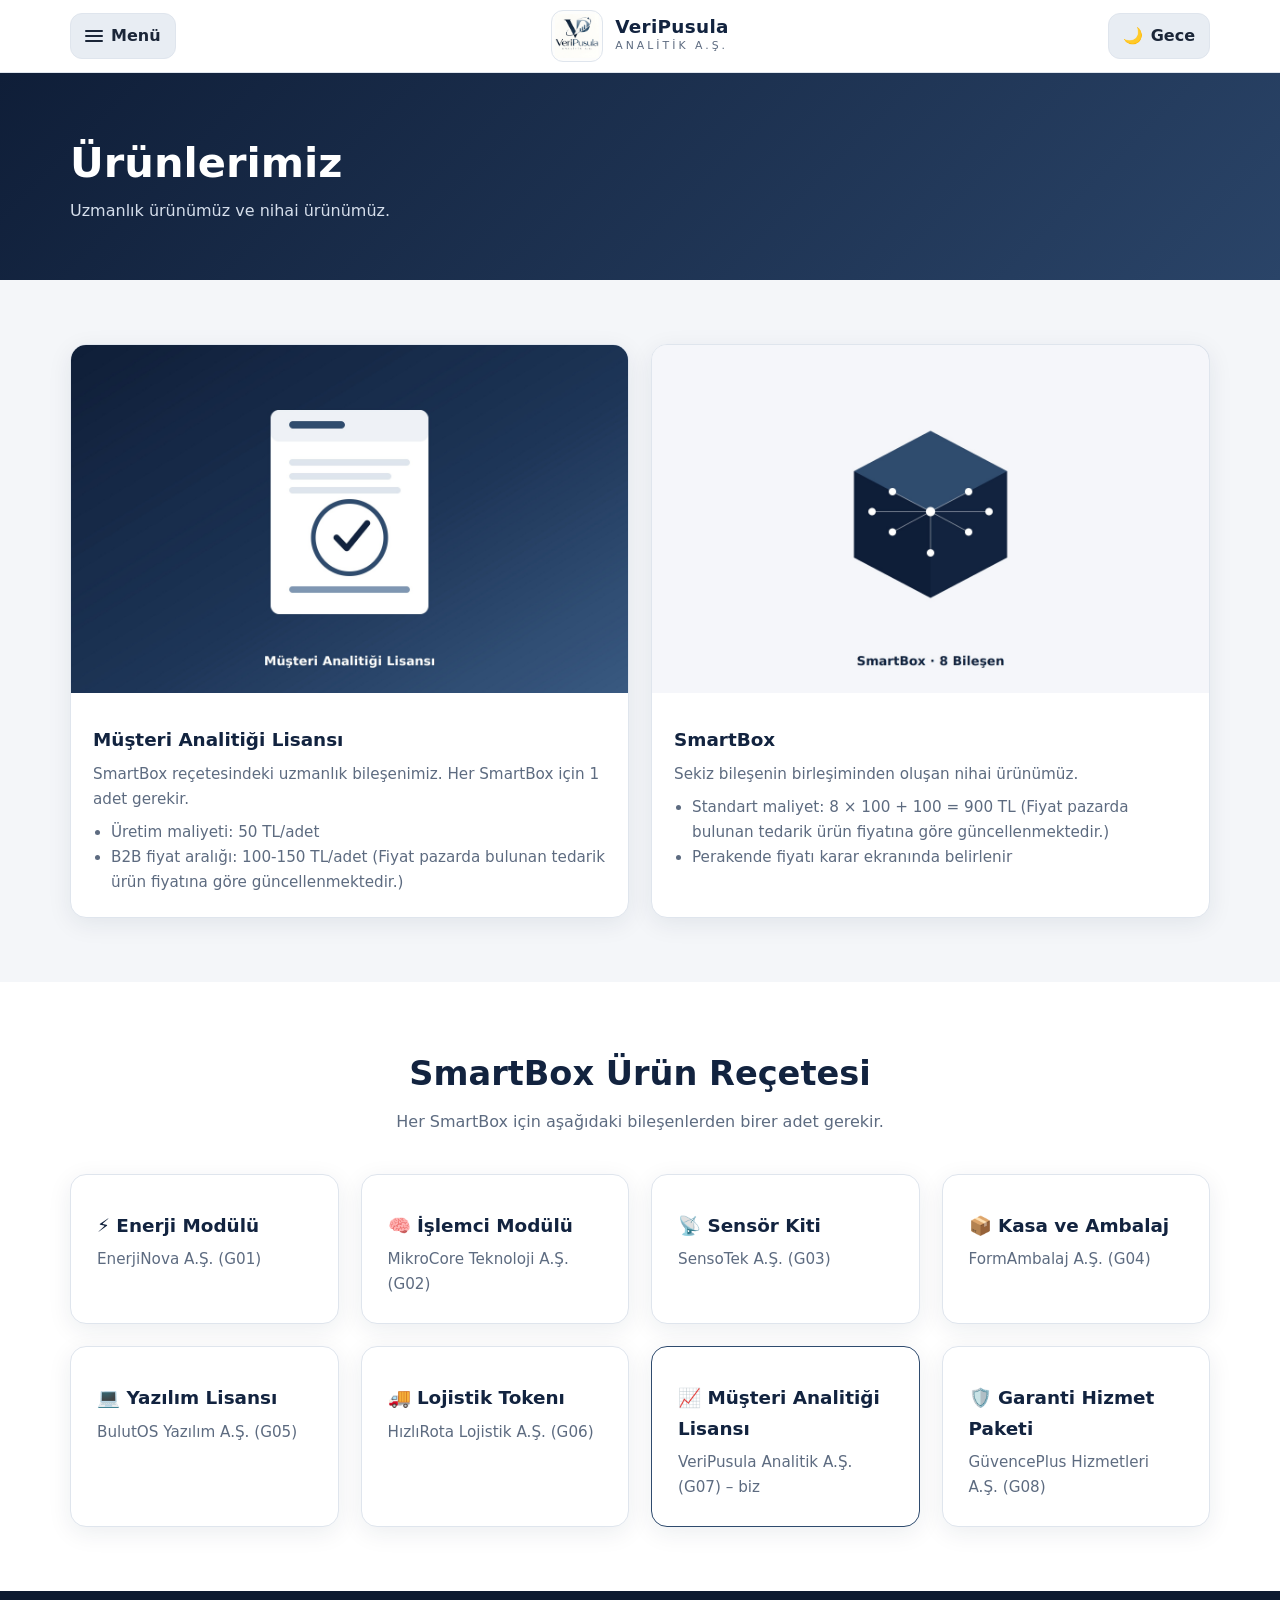
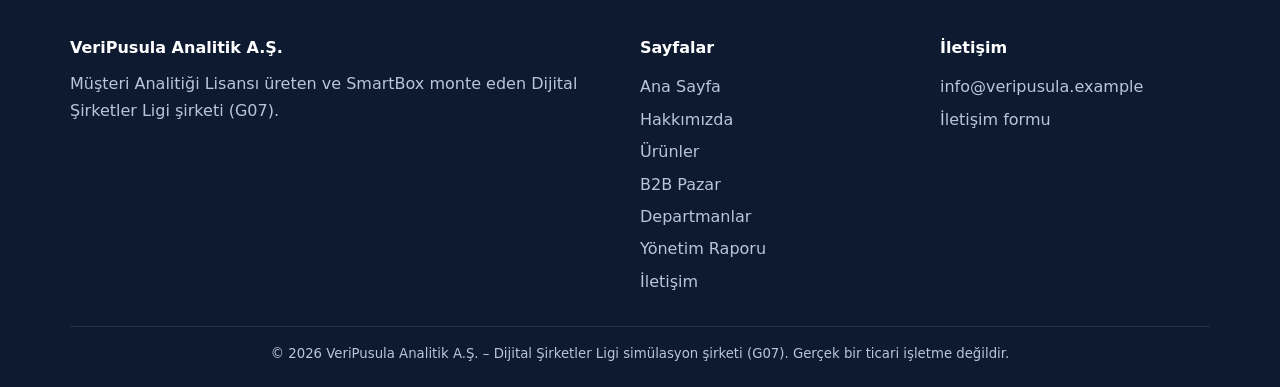
<file: urunler.html>
<!DOCTYPE html>
<html lang="tr" data-theme="light">
<head>
<meta charset="UTF-8">
<meta name="viewport" content="width=device-width, initial-scale=1">
<title>Ürünler | VeriPusula Analitik A.Ş.</title>
<meta name="description" content="Müşteri Analitiği Lisansı, SmartBox ve canlı stok takibi.">
<script>try{var t=localStorage.getItem('tema')||(matchMedia('(prefers-color-scheme: dark)').matches?'dark':'light');document.documentElement.setAttribute('data-theme',t)}catch(e){}</script>
<link rel="icon" href="logo.jpg">
<link rel="stylesheet" href="style.css">
<script src="main.js" defer></script>
<script src="stok.js" defer></script>
</head>
<body>

<section class="page-hero"><div class="container"><h1>Ürünlerimiz</h1><p>Uzmanlık ürünümüz ve nihai ürünümüz.</p></div></section>

<section><div class="container">
  <div class="grid g2">
    <article class="card card-img reveal"><figure class="foto" data-label="ÜRÜN GÖRSELİ – urun-lisans.jpg (1200×750)"><img src="urun-lisans.jpg" alt="Müşteri Analitiği Lisansı" onerror="this.remove()"></figure>
      <div class="body"><h3>Müşteri Analitiği Lisansı</h3><p>SmartBox reçetesindeki uzmanlık bileşenimiz. Her SmartBox için 1 adet gerekir.</p>
      <ul><li>Üretim maliyeti: 50 TL/adet</li><li>B2B fiyat aralığı: 100-150 TL/adet (Fiyat pazarda bulunan tedarik ürün fiyatına göre güncellenmektedir.)</li></ul></div></article>
    <article class="card card-img reveal"><figure class="foto" data-label="ÜRÜN GÖRSELİ – urun-smartbox.jpg (1200×750)"><img src="urun-smartbox.jpg" alt="SmartBox" onerror="this.remove()"></figure>
      <div class="body"><h3>SmartBox</h3><p>Sekiz bileşenin birleşiminden oluşan nihai ürünümüz.</p>
      <ul><li>Standart maliyet: 8 × 100 + 100 = 900 TL (Fiyat pazarda bulunan tedarik ürün fiyatına göre güncellenmektedir.)</li><li>Perakende fiyatı karar ekranında belirlenir</li></ul></div></article>
  </div>
</div></section>

<section class="alt"><div class="container">
  <div class="sec-title reveal"><h2>SmartBox Ürün Reçetesi</h2><p>Her SmartBox için aşağıdaki bileşenlerden birer adet gerekir.</p></div>
  <div class="grid g4">
    <div class="card reveal"><h3>⚡ Enerji Modülü</h3><p>EnerjiNova A.Ş. (G01)</p></div>
    <div class="card reveal"><h3>🧠 İşlemci Modülü</h3><p>MikroCore Teknoloji A.Ş. (G02)</p></div>
    <div class="card reveal"><h3>📡 Sensör Kiti</h3><p>SensoTek A.Ş. (G03)</p></div>
    <div class="card reveal"><h3>📦 Kasa ve Ambalaj</h3><p>FormAmbalaj A.Ş. (G04)</p></div>
    <div class="card reveal"><h3>💻 Yazılım Lisansı</h3><p>BulutOS Yazılım A.Ş. (G05)</p></div>
    <div class="card reveal"><h3>🚚 Lojistik Tokenı</h3><p>HızlıRota Lojistik A.Ş. (G06)</p></div>
    <div class="card reveal" style="border-color:var(--accent)"><h3>📈 Müşteri Analitiği Lisansı</h3><p>VeriPusula Analitik A.Ş. (G07) – biz</p></div>
    <div class="card reveal"><h3>🛡️ Garanti Hizmet Paketi</h3><p>GüvencePlus Hizmetleri A.Ş. (G08)</p></div>
  </div>
</div></section>

<!--
<section><div class="container">
  <div class="sec-title reveal"><h2>Stok Takibi</h2><p>SQL veritabanından okunan bileşen ve mamul stokları.</p></div>
  <div class="grid g4" style="margin-bottom:22px">
    <div class="card stat"><b id="ozBilesen">–</b><span>Toplam bileşen adedi</span></div>
    <div class="card stat"><b id="ozDeger">–</b><span>Stok değeri</span></div>
    <div class="card stat"><b id="ozKritik">–</b><span>Kritik seviyedeki kalem</span></div>
    <div class="card stat"><b id="ozMonte">–</b><span>Monte edilebilir SmartBox (en fazla)</span></div>
  </div>
  <p class="status" id="stokDurum">Yükleniyor…</p>
  <div class="table-wrap"><table>
    <thead><tr><th>Kod</th><th>Kalem</th><th>Adet</th><th>Doluluk</th><th>Değer</th><th>Durum</th></tr></thead>
    <tbody id="stokGovde"><tr><td colspan="6">Yükleniyor…</td></tr></tbody></table></div>
</div></section>

<section class="alt"><div class="container split">
  <div><h2 style="color:var(--primary);margin-bottom:12px">Stok Hareketi Ekle</h2>
    <p style="color:var(--muted);margin-bottom:16px">Üretim, B2B alım-satım veya montaj sonrası stok değişimini kaydedin. Stok sıfırın altına düşemez.</p>
    <form id="hareketForm" class="card">
      <div><label for="hBilesen">Kalem</label><select id="hBilesen"></select></div>
      <div class="row"><div><label for="hTur">İşlem</label><select id="hTur"><option value="giris">Giriş (+)</option><option value="cikis">Çıkış (−)</option></select></div>
      <div><label for="hMiktar">Miktar</label><input id="hMiktar" type="number" min="1" step="1" placeholder="100" required></div></div>
      <div><label for="hAciklama">Açıklama</label><input id="hAciklama" type="text" maxlength="120" placeholder="Örn: G08'e peşin satış"></div>
      <button class="btn btn-solid" type="submit">Kaydet</button><p class="msg" id="hMsg" role="status"></p>
    </form></div>
  <div><h2 style="color:var(--primary);margin-bottom:12px">Son Hareketler</h2>
    <div class="table-wrap"><table style="min-width:520px"><thead><tr><th>Tarih</th><th>Kalem</th><th>İşlem</th><th>Adet</th><th>Not</th></tr></thead>
    <tbody id="hareketGovde"><tr><td colspan="5">Yükleniyor…</td></tr></tbody></table></div></div>
</div></section>
-->

</body>
</html>
</file>
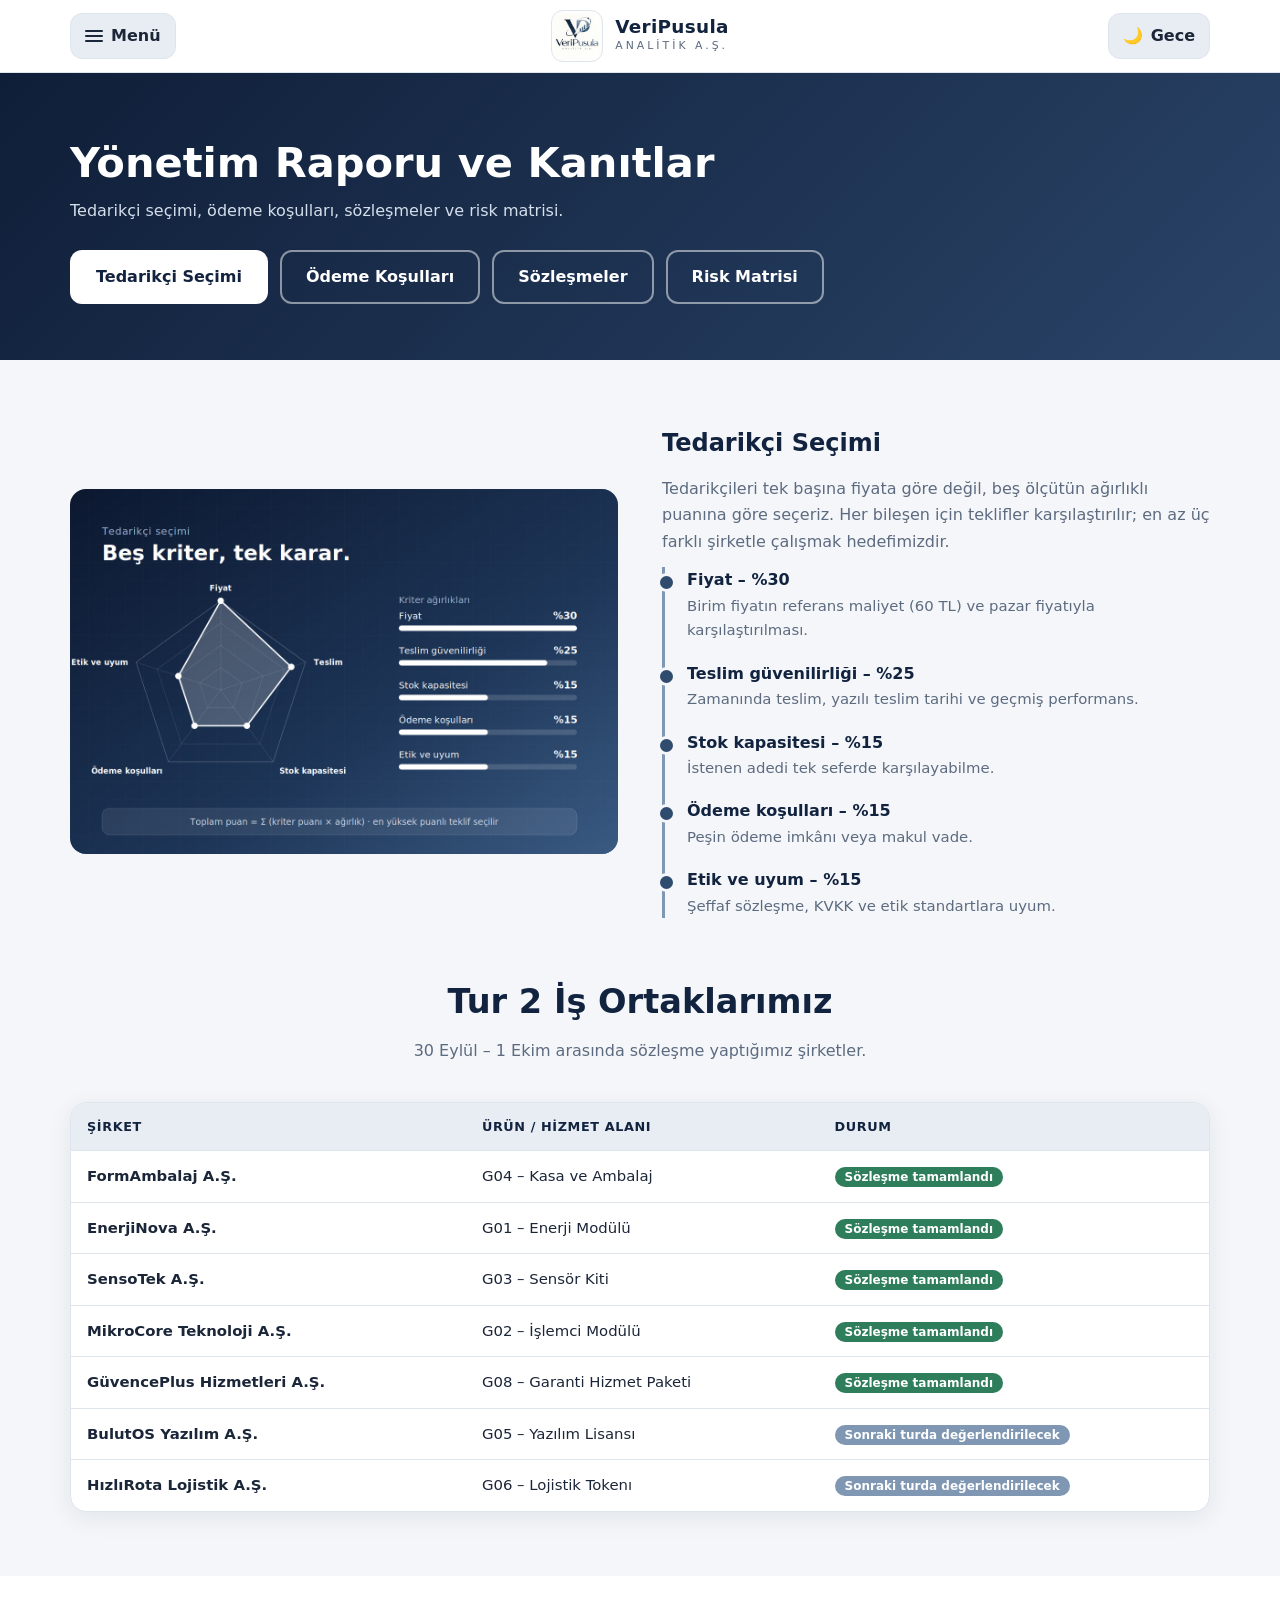
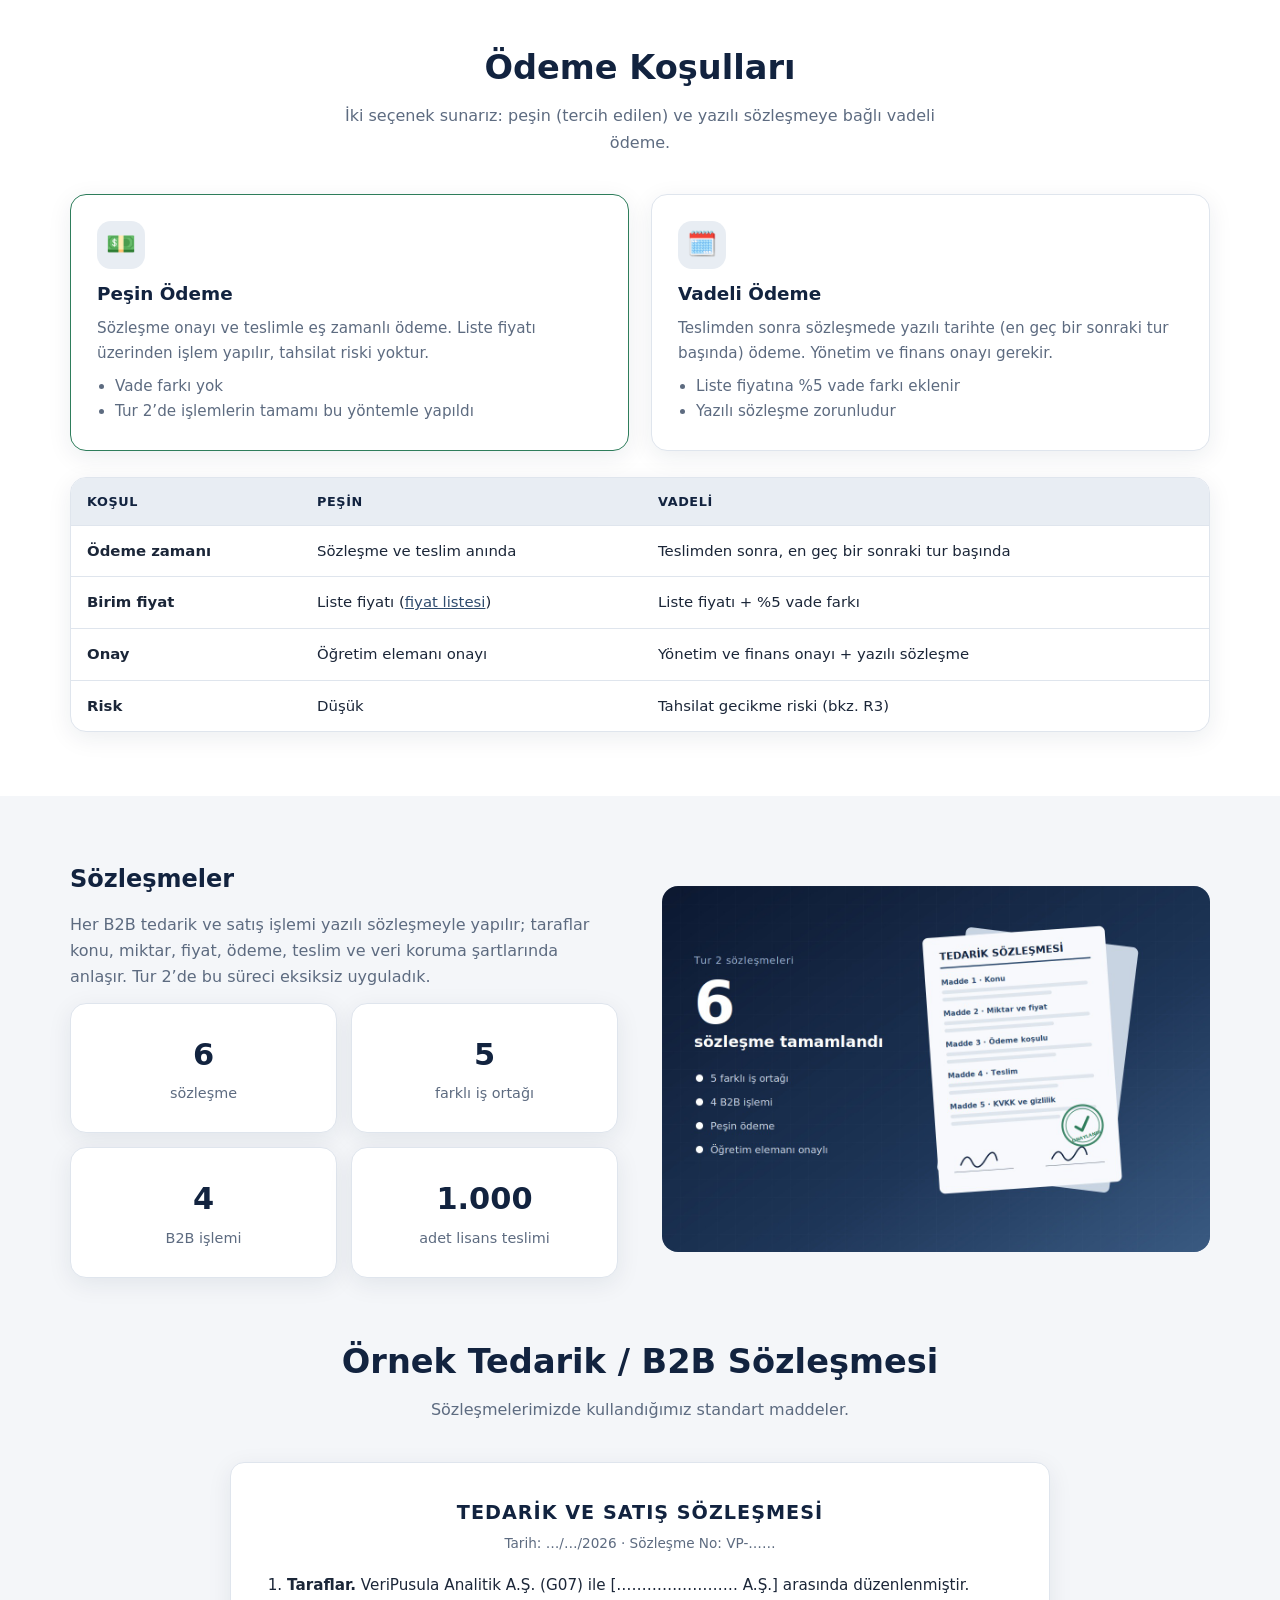
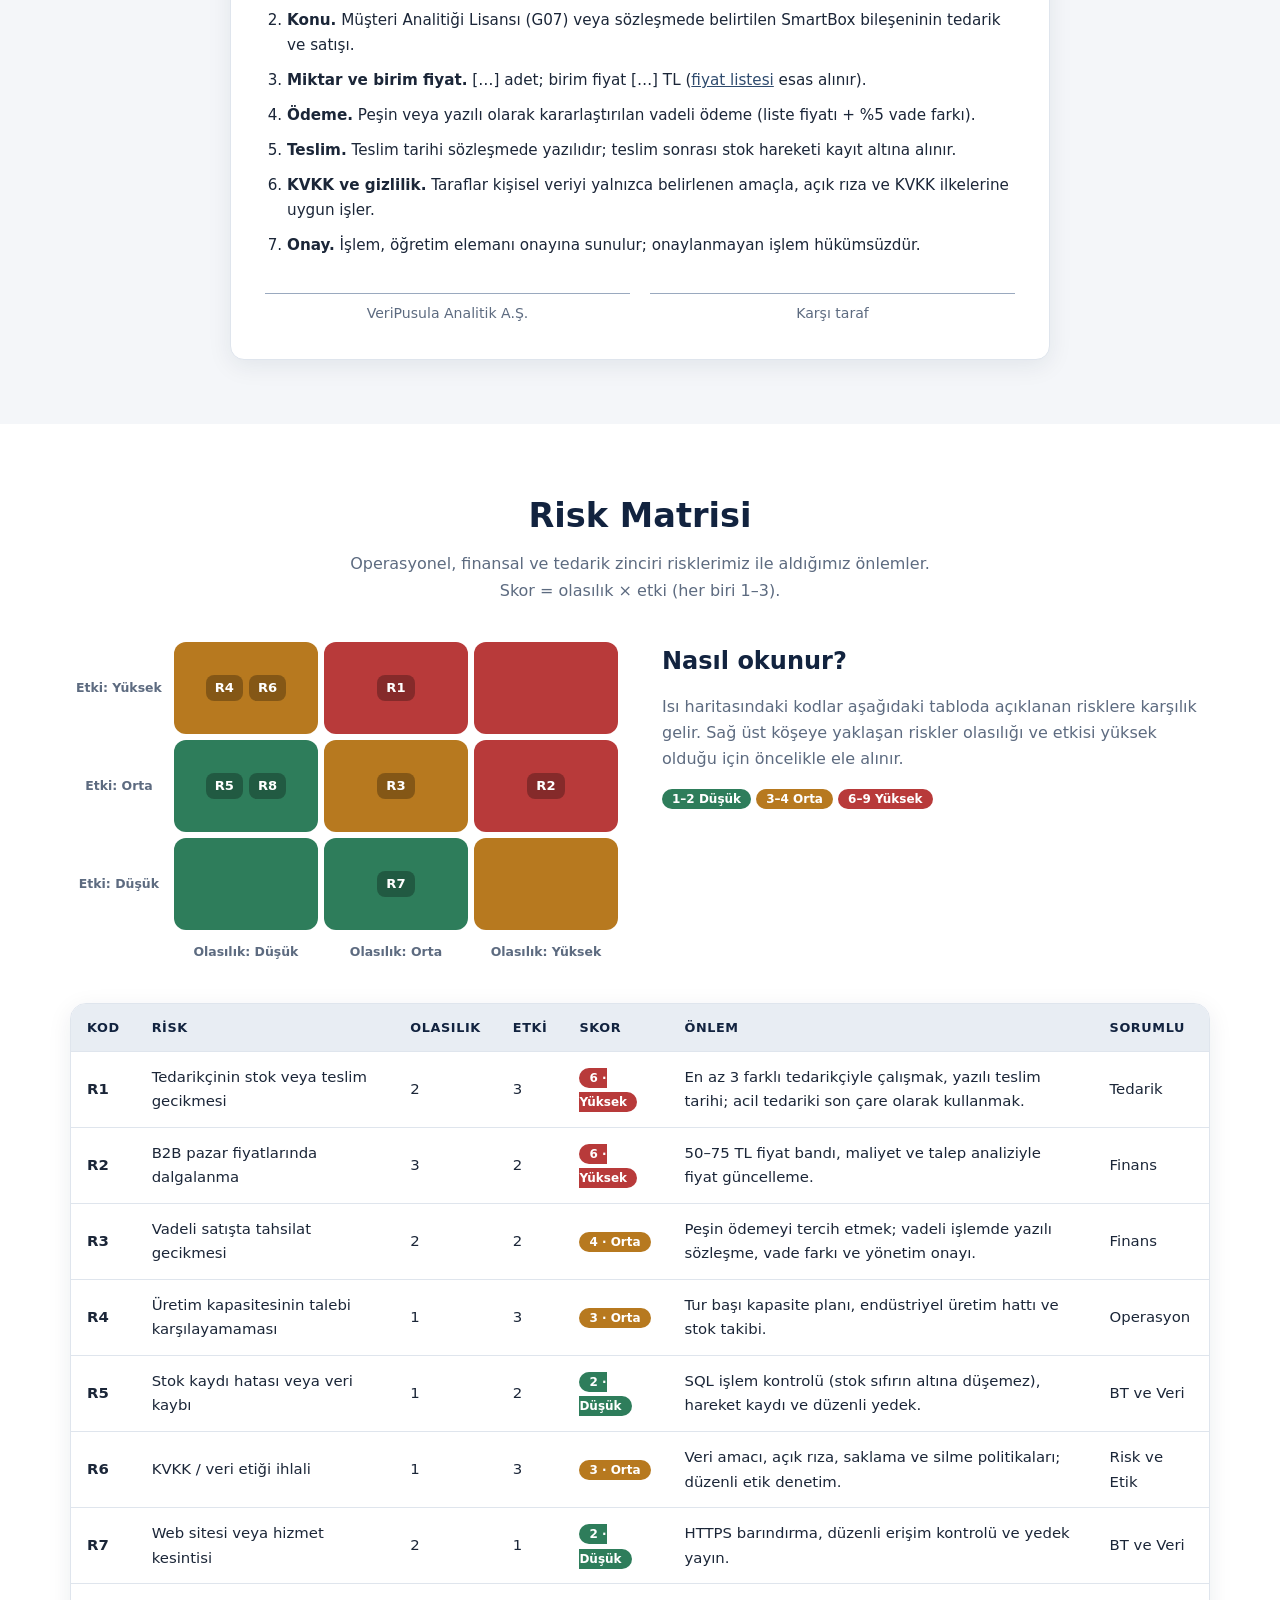
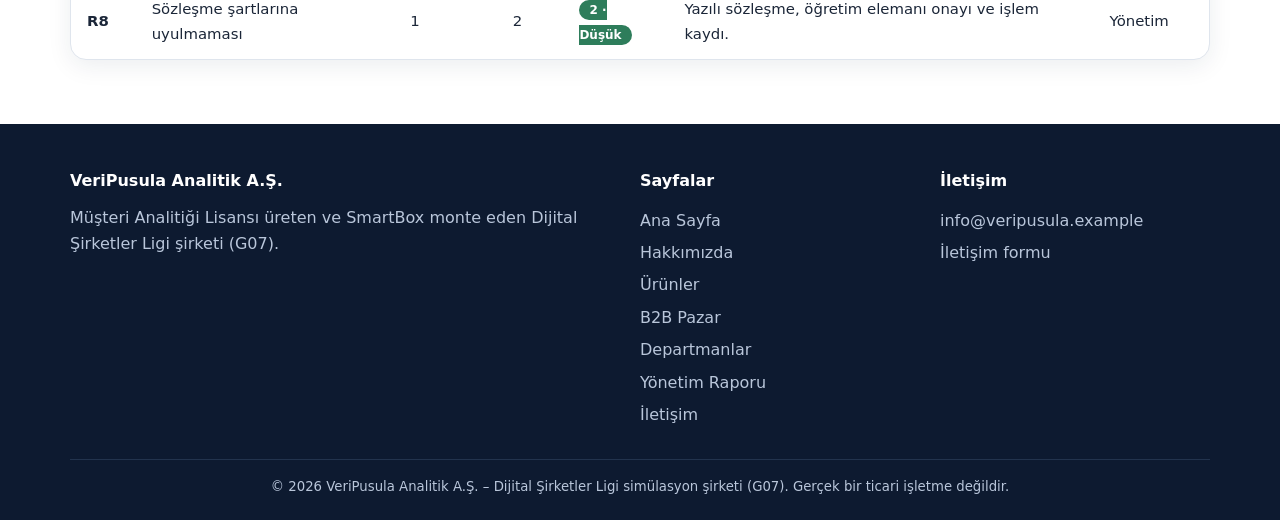
<file: yonetim.html>
<!DOCTYPE html>
<html lang="tr" data-theme="light">
<head>
<meta charset="UTF-8">
<meta name="viewport" content="width=device-width, initial-scale=1">
<title>Yönetim Raporu | VeriPusula Analitik A.Ş.</title>
<meta name="description" content="VeriPusula tedarikçi seçimi, ödeme koşulları, sözleşmeler ve risk matrisi.">
<script>try{var t=localStorage.getItem('tema')||(matchMedia('(prefers-color-scheme: dark)').matches?'dark':'light');document.documentElement.setAttribute('data-theme',t)}catch(e){}</script>
<link rel="icon" href="logo.jpg">
<link rel="stylesheet" href="style.css">
<script src="main.js" defer></script>
</head>
<body>

<section class="page-hero"><div class="container"><h1>Yönetim Raporu ve Kanıtlar</h1><p>Tedarikçi seçimi, ödeme koşulları, sözleşmeler ve risk matrisi.</p>
  <div class="btns"><a class="btn btn-primary" href="#tedarikci-secimi">Tedarikçi Seçimi</a><a class="btn btn-ghost" href="#odeme">Ödeme Koşulları</a><a class="btn btn-ghost" href="#sozlesmeler">Sözleşmeler</a><a class="btn btn-ghost" href="#risk-matrisi">Risk Matrisi</a></div></div></section>

<section id="tedarikci-secimi"><div class="container">
  <div class="split">
    <figure class="foto reveal" data-label="TEDARİKÇİ SEÇİMİ GÖRSELİ – tedarikci-secimi.jpg (1200×800)"><img src="tedarikci-secimi.jpg" alt="Tedarikçi seçim kriterleri ve ağırlıkları" onerror="this.remove()"></figure>
    <div class="reveal"><h2>Tedarikçi Seçimi</h2>
      <p>Tedarikçileri tek başına fiyata göre değil, beş ölçütün ağırlıklı puanına göre seçeriz. Her bileşen için teklifler karşılaştırılır; en az üç farklı şirketle çalışmak hedefimizdir.</p>
      <div class="timeline">
        <div><b>Fiyat – %30</b><span>Birim fiyatın referans maliyet (60 TL) ve pazar fiyatıyla karşılaştırılması.</span></div>
        <div><b>Teslim güvenilirliği – %25</b><span>Zamanında teslim, yazılı teslim tarihi ve geçmiş performans.</span></div>
        <div><b>Stok kapasitesi – %15</b><span>İstenen adedi tek seferde karşılayabilme.</span></div>
        <div><b>Ödeme koşulları – %15</b><span>Peşin ödeme imkânı veya makul vade.</span></div>
        <div><b>Etik ve uyum – %15</b><span>Şeffaf sözleşme, KVKK ve etik standartlara uyum.</span></div>
      </div></div>
  </div>
  <div class="sec-title reveal" style="margin-top:56px"><h2>Tur 2 İş Ortaklarımız</h2><p>30 Eylül – 1 Ekim arasında sözleşme yaptığımız şirketler.</p></div>
  <div class="table-wrap reveal"><table style="min-width:560px">
    <thead><tr><th>Şirket</th><th>Ürün / hizmet alanı</th><th>Durum</th></tr></thead>
    <tbody>
<tr><td><b>FormAmbalaj A.Ş.</b></td><td>G04 – Kasa ve Ambalaj</td><td><span class="badge b-ok">Sözleşme tamamlandı</span></td></tr>
<tr><td><b>EnerjiNova A.Ş.</b></td><td>G01 – Enerji Modülü</td><td><span class="badge b-ok">Sözleşme tamamlandı</span></td></tr>
<tr><td><b>SensoTek A.Ş.</b></td><td>G03 – Sensör Kiti</td><td><span class="badge b-ok">Sözleşme tamamlandı</span></td></tr>
<tr><td><b>MikroCore Teknoloji A.Ş.</b></td><td>G02 – İşlemci Modülü</td><td><span class="badge b-ok">Sözleşme tamamlandı</span></td></tr>
<tr><td><b>GüvencePlus Hizmetleri A.Ş.</b></td><td>G08 – Garanti Hizmet Paketi</td><td><span class="badge b-ok">Sözleşme tamamlandı</span></td></tr>
      <tr><td><b>BulutOS Yazılım A.Ş.</b></td><td>G05 – Yazılım Lisansı</td><td><span class="badge" style="background:var(--soft)">Sonraki turda değerlendirilecek</span></td></tr>
      <tr><td><b>HızlıRota Lojistik A.Ş.</b></td><td>G06 – Lojistik Tokenı</td><td><span class="badge" style="background:var(--soft)">Sonraki turda değerlendirilecek</span></td></tr>
    </tbody></table></div>
</div></section>

<section class="alt" id="odeme"><div class="container">
  <div class="sec-title reveal"><h2>Ödeme Koşulları</h2><p>İki seçenek sunarız: peşin (tercih edilen) ve yazılı sözleşmeye bağlı vadeli ödeme.</p></div>
  <div class="grid g2" style="margin-bottom:26px">
    <article class="card reveal" style="border-color:var(--ok)"><div class="ico">💵</div><h3>Peşin Ödeme</h3><p>Sözleşme onayı ve teslimle eş zamanlı ödeme. Liste fiyatı üzerinden işlem yapılır, tahsilat riski yoktur.</p>
      <ul><li>Vade farkı yok</li><li>Tur 2’de işlemlerin tamamı bu yöntemle yapıldı</li></ul></article>
    <article class="card reveal"><div class="ico">🗓️</div><h3>Vadeli Ödeme</h3><p>Teslimden sonra sözleşmede yazılı tarihte (en geç bir sonraki tur başında) ödeme. Yönetim ve finans onayı gerekir.</p>
      <ul><li>Liste fiyatına %5 vade farkı eklenir</li><li>Yazılı sözleşme zorunludur</li></ul></article>
  </div>
  <div class="table-wrap reveal"><table style="min-width:560px">
    <thead><tr><th>Koşul</th><th>Peşin</th><th>Vadeli</th></tr></thead>
    <tbody>
      <tr><td><b>Ödeme zamanı</b></td><td>Sözleşme ve teslim anında</td><td>Teslimden sonra, en geç bir sonraki tur başında</td></tr>
      <tr><td><b>Birim fiyat</b></td><td>Liste fiyatı (<a href="b2b.html#fiyat">fiyat listesi</a>)</td><td>Liste fiyatı + %5 vade farkı</td></tr>
      <tr><td><b>Onay</b></td><td>Öğretim elemanı onayı</td><td>Yönetim ve finans onayı + yazılı sözleşme</td></tr>
      <tr><td><b>Risk</b></td><td>Düşük</td><td>Tahsilat gecikme riski (bkz. R3)</td></tr>
    </tbody></table></div>
</div></section>

<section id="sozlesmeler"><div class="container">
  <div class="split">
    <div class="reveal"><h2>Sözleşmeler</h2>
      <p>Her B2B tedarik ve satış işlemi yazılı sözleşmeyle yapılır; taraflar konu, miktar, fiyat, ödeme, teslim ve veri koruma şartlarında anlaşır. Tur 2’de bu süreci eksiksiz uyguladık.</p>
      <div class="grid g2" style="gap:14px">
        <div class="card stat"><b>6</b><span>sözleşme</span></div>
        <div class="card stat"><b>5</b><span>farklı iş ortağı</span></div>
        <div class="card stat"><b>4</b><span>B2B işlemi</span></div>
        <div class="card stat"><b>1.000</b><span>adet lisans teslimi</span></div>
      </div></div>
    <figure class="foto reveal" data-label="SÖZLEŞME GÖRSELİ – sozlesme.jpg (1200×800)"><img src="sozlesme.jpg" alt="Onaylanmış tedarik sözleşmesi" onerror="this.remove()"></figure>
  </div>
  <div class="sec-title reveal" style="margin-top:56px"><h2>Örnek Tedarik / B2B Sözleşmesi</h2><p>Sözleşmelerimizde kullandığımız standart maddeler.</p></div>
  <article class="doc reveal">
    <h3>TEDARİK VE SATIŞ SÖZLEŞMESİ</h3>
    <p class="doc-meta">Tarih: …/…/2026 · Sözleşme No: VP-……</p>
    <ol>
      <li><b>Taraflar.</b> VeriPusula Analitik A.Ş. (G07) ile […………………… A.Ş.] arasında düzenlenmiştir.</li>
      <li><b>Konu.</b> Müşteri Analitiği Lisansı (G07) veya sözleşmede belirtilen SmartBox bileşeninin tedarik ve satışı.</li>
      <li><b>Miktar ve birim fiyat.</b> […] adet; birim fiyat […] TL (<a href="b2b.html#fiyat">fiyat listesi</a> esas alınır).</li>
      <li><b>Ödeme.</b> Peşin veya yazılı olarak kararlaştırılan vadeli ödeme (liste fiyatı + %5 vade farkı).</li>
      <li><b>Teslim.</b> Teslim tarihi sözleşmede yazılıdır; teslim sonrası stok hareketi kayıt altına alınır.</li>
      <li><b>KVKK ve gizlilik.</b> Taraflar kişisel veriyi yalnızca belirlenen amaçla, açık rıza ve KVKK ilkelerine uygun işler.</li>
      <li><b>Onay.</b> İşlem, öğretim elemanı onayına sunulur; onaylanmayan işlem hükümsüzdür.</li>
    </ol>
    <div class="doc-imza"><span>VeriPusula Analitik A.Ş.</span><span>Karşı taraf</span></div>
  </article>
</div></section>

<section class="alt" id="risk-matrisi"><div class="container">
  <div class="sec-title reveal"><h2>Risk Matrisi</h2><p>Operasyonel, finansal ve tedarik zinciri risklerimiz ile aldığımız önlemler. Skor = olasılık × etki (her biri 1–3).</p></div>
  <div class="split" style="align-items:start;margin-bottom:34px">
    <div class="reveal"><div class="heat" role="img" aria-label="Risk ısı haritası: olasılık ve etkiye göre riskler">
  <div class="h-lbl">Etki: Yüksek</div>
  <div class="cell med"><span>R4</span><span>R6</span></div>
  <div class="cell high"><span>R1</span></div>
  <div class="cell high"></div>
  <div class="h-lbl">Etki: Orta</div>
  <div class="cell low"><span>R5</span><span>R8</span></div>
  <div class="cell med"><span>R3</span></div>
  <div class="cell high"><span>R2</span></div>
  <div class="h-lbl">Etki: Düşük</div>
  <div class="cell low"></div>
  <div class="cell low"><span>R7</span></div>
  <div class="cell med"></div>
  <div class="h-lbl"></div><div class="h-lbl h-col">Olasılık: Düşük</div><div class="h-lbl h-col">Olasılık: Orta</div><div class="h-lbl h-col">Olasılık: Yüksek</div>
</div></div>
    <div class="reveal"><h2>Nasıl okunur?</h2>
      <p>Isı haritasındaki kodlar aşağıdaki tabloda açıklanan risklere karşılık gelir. Sağ üst köşeye yaklaşan riskler olasılığı ve etkisi yüksek olduğu için öncelikle ele alınır.</p>
      <p><span class="badge b-ok">1–2 Düşük</span> <span class="badge b-warn">3–4 Orta</span> <span class="badge b-bad">6–9 Yüksek</span></p></div>
  </div>
  <div class="table-wrap reveal"><table style="min-width:900px">
    <thead><tr><th>Kod</th><th>Risk</th><th>Olasılık</th><th>Etki</th><th>Skor</th><th>Önlem</th><th>Sorumlu</th></tr></thead>
    <tbody>
<tr><td><b>R1</b></td><td>Tedarikçinin stok veya teslim gecikmesi</td><td>2</td><td>3</td><td><span class="badge b-bad">6 · Yüksek</span></td><td>En az 3 farklı tedarikçiyle çalışmak, yazılı teslim tarihi; acil tedariki son çare olarak kullanmak.</td><td>Tedarik</td></tr>
<tr><td><b>R2</b></td><td>B2B pazar fiyatlarında dalgalanma</td><td>3</td><td>2</td><td><span class="badge b-bad">6 · Yüksek</span></td><td>50–75 TL fiyat bandı, maliyet ve talep analiziyle fiyat güncelleme.</td><td>Finans</td></tr>
<tr><td><b>R3</b></td><td>Vadeli satışta tahsilat gecikmesi</td><td>2</td><td>2</td><td><span class="badge b-warn">4 · Orta</span></td><td>Peşin ödemeyi tercih etmek; vadeli işlemde yazılı sözleşme, vade farkı ve yönetim onayı.</td><td>Finans</td></tr>
<tr><td><b>R4</b></td><td>Üretim kapasitesinin talebi karşılayamaması</td><td>1</td><td>3</td><td><span class="badge b-warn">3 · Orta</span></td><td>Tur başı kapasite planı, endüstriyel üretim hattı ve stok takibi.</td><td>Operasyon</td></tr>
<tr><td><b>R5</b></td><td>Stok kaydı hatası veya veri kaybı</td><td>1</td><td>2</td><td><span class="badge b-ok">2 · Düşük</span></td><td>SQL işlem kontrolü (stok sıfırın altına düşemez), hareket kaydı ve düzenli yedek.</td><td>BT ve Veri</td></tr>
<tr><td><b>R6</b></td><td>KVKK / veri etiği ihlali</td><td>1</td><td>3</td><td><span class="badge b-warn">3 · Orta</span></td><td>Veri amacı, açık rıza, saklama ve silme politikaları; düzenli etik denetim.</td><td>Risk ve Etik</td></tr>
<tr><td><b>R7</b></td><td>Web sitesi veya hizmet kesintisi</td><td>2</td><td>1</td><td><span class="badge b-ok">2 · Düşük</span></td><td>HTTPS barındırma, düzenli erişim kontrolü ve yedek yayın.</td><td>BT ve Veri</td></tr>
<tr><td><b>R8</b></td><td>Sözleşme şartlarına uyulmaması</td><td>1</td><td>2</td><td><span class="badge b-ok">2 · Düşük</span></td><td>Yazılı sözleşme, öğretim elemanı onayı ve işlem kaydı.</td><td>Yönetim</td></tr>
    </tbody></table></div>
</div></section>

</body>
</html>
</file>
<file: style.css>
/* VeriPusula Analitik A.Ş. – Ortak stil dosyası */
:root{
  --bg:#f4f6f9; --bg2:#ffffff; --card:#ffffff; --text:#1b2638; --muted:#5d6b80;
  --primary:#12233f; --accent:#2f4b6e; --soft:#7f97b3; --line:#dfe5ed;
  --chip:#e8edf3; --shadow:0 6px 24px rgba(18,35,63,.08); --ok:#2e7d5b; --warn:#b7791f; --bad:#b83a3a;
  --radius:16px;
}
:root[data-theme="dark"]{
  --bg:#0b1322; --bg2:#101b2f; --card:#142238; --text:#e6ebf3; --muted:#9aa9bf;
  --primary:#9db4d3; --accent:#6f8fb8; --soft:#4d6788; --line:#22334d;
  --chip:#1b2c46; --shadow:0 6px 24px rgba(0,0,0,.35);
}
*{box-sizing:border-box;margin:0;padding:0}
html{scroll-behavior:smooth}
body{font-family:'Segoe UI',system-ui,-apple-system,Roboto,Arial,sans-serif;background:var(--bg);color:var(--text);line-height:1.65;transition:background .3s,color .3s}
img{max-width:100%;display:block}
a{color:var(--accent);text-decoration:none}
.container{width:min(1140px,92%);margin-inline:auto}

/* ---------- Navbar ---------- */
.navbar{position:sticky;top:0;z-index:100;background:var(--bg2);border-bottom:1px solid var(--line)}
.nav-inner{display:grid;grid-template-columns:1fr auto 1fr;align-items:center;height:72px;gap:12px}
.nav-left{position:relative;justify-self:start}
.nav-right{justify-self:end}
.icon-btn{display:inline-flex;align-items:center;gap:8px;background:var(--chip);color:var(--text);border:1px solid var(--line);border-radius:12px;padding:9px 14px;font:inherit;font-weight:600;cursor:pointer;transition:.2s}
.icon-btn:hover{background:var(--accent);color:#fff;border-color:var(--accent)}
.burger{width:18px;height:12px;position:relative;display:inline-block}
.burger i{position:absolute;left:0;width:100%;height:2px;background:currentColor;border-radius:2px;transition:.25s}
.burger i:nth-child(1){top:0}.burger i:nth-child(2){top:5px}.burger i:nth-child(3){top:10px}
.nav-left.open .burger i:nth-child(1){transform:translateY(5px) rotate(45deg)}
.nav-left.open .burger i:nth-child(2){opacity:0}
.nav-left.open .burger i:nth-child(3){transform:translateY(-5px) rotate(-45deg)}
.dropdown{position:absolute;top:calc(100% + 10px);left:0;min-width:230px;background:var(--card);border:1px solid var(--line);border-radius:14px;box-shadow:var(--shadow);padding:8px;opacity:0;visibility:hidden;transform:translateY(-8px);transition:.2s}
.nav-left.open .dropdown{opacity:1;visibility:visible;transform:none}
.dropdown a{display:block;padding:11px 14px;border-radius:10px;color:var(--text);font-weight:500}
.dropdown a:hover{background:var(--chip)}
.dropdown a.active{background:var(--accent);color:#fff}
.brand{display:flex;align-items:center;gap:12px;color:var(--text)}
.brand .logo-chip{background:#fdfdfc;border-radius:12px;padding:3px;border:1px solid var(--line);height:52px;width:52px;display:grid;place-items:center;overflow:hidden}
.brand img{height:100%;width:100%;object-fit:contain}
.brand b{display:block;font-size:1.15rem;letter-spacing:.3px;color:var(--primary);line-height:1.1}
.brand small{display:block;font-size:.68rem;letter-spacing:3px;color:var(--muted)}
.theme-btn .ic-sun{display:none}
:root[data-theme="dark"] .theme-btn .ic-sun{display:inline}
:root[data-theme="dark"] .theme-btn .ic-moon{display:none}

/* ---------- Hero ---------- */
.hero{background:linear-gradient(135deg,#0f1e38 0%,#1d3557 60%,#3a5a82 100%);color:#fff;padding:84px 0}
.hero-grid{display:grid;grid-template-columns:1.1fr .9fr;gap:48px;align-items:center}
.hero h1{font-size:clamp(2rem,4.5vw,3.2rem);line-height:1.15;margin:14px 0}
.hero p{color:#d5deeb;max-width:56ch}
.tag{display:inline-block;padding:5px 14px;border-radius:99px;background:rgba(255,255,255,.14);font-size:.8rem;letter-spacing:1px}
.page-hero{padding:56px 0;background:linear-gradient(135deg,#0f1e38,#2a4468);color:#fff}
.page-hero h1{font-size:clamp(1.8rem,4vw,2.6rem)}
.page-hero p{color:#d5deeb;max-width:60ch}
.btns{display:flex;gap:12px;flex-wrap:wrap;margin-top:26px}
.btn{display:inline-block;padding:12px 24px;border-radius:12px;font:inherit;font-weight:600;border:2px solid transparent;cursor:pointer;transition:.2s}
.btn-primary{background:#fff;color:#12233f}.btn-primary:hover{transform:translateY(-2px);box-shadow:0 8px 20px rgba(0,0,0,.25)}
.btn-ghost{border-color:rgba(255,255,255,.5);color:#fff}.btn-ghost:hover{background:rgba(255,255,255,.12)}
.btn-solid{background:var(--accent);color:#fff}.btn-solid:hover{background:var(--primary);color:var(--bg)}

/* ---------- Bölümler & kartlar ---------- */
section{padding:64px 0}
.alt{background:var(--bg2)}
.sec-title{text-align:center;margin-bottom:38px}
.sec-title h2{font-size:clamp(1.5rem,3vw,2.1rem);color:var(--primary)}
.sec-title p{color:var(--muted);max-width:60ch;margin:8px auto 0}
.grid{display:grid;gap:22px}
.g2{grid-template-columns:repeat(2,1fr)}.g3{grid-template-columns:repeat(3,1fr)}.g4{grid-template-columns:repeat(4,1fr)}
.card{background:var(--card);border:1px solid var(--line);border-radius:var(--radius);padding:26px;box-shadow:var(--shadow);transition:transform .25s,box-shadow .25s}
.card:hover{transform:translateY(-5px)}
.card h3{color:var(--primary);margin:10px 0 6px;font-size:1.15rem}
.card p,.card li{color:var(--muted);font-size:.95rem}
.card ul{padding-left:18px;margin-top:8px}
.ico{width:48px;height:48px;border-radius:14px;display:grid;place-items:center;font-size:1.5rem;background:var(--chip)}
.stat{text-align:center}
.stat b{display:block;font-size:1.9rem;color:var(--primary)}
.stat span{color:var(--muted);font-size:.9rem}
.card-img{padding:0;overflow:hidden}
.card-img .body{padding:22px}

/* Fotoğraf yer tutucusu: images/ klasörüne dosyayı koyunca otomatik görünür */
.foto{position:relative;width:100%;aspect-ratio:3/2;border-radius:var(--radius);overflow:hidden;background:linear-gradient(135deg,var(--chip),var(--soft));display:grid;place-items:center}
.foto::after{content:"📷 " attr(data-label);color:var(--muted);font-size:.85rem;text-align:center;padding:12px}
.foto img{position:absolute;inset:0;width:100%;height:100%;object-fit:cover;z-index:1}
.card-img .foto{border-radius:0;aspect-ratio:16/10}
.hero .foto{box-shadow:0 20px 50px rgba(0,0,0,.35);background:linear-gradient(135deg,#2a4468,#4d6788)}
.hero .foto::after{color:#d5deeb}
.split{display:grid;grid-template-columns:1fr 1fr;gap:44px;align-items:center}
.split h2{color:var(--primary);margin-bottom:12px}
.split p{color:var(--muted);margin-bottom:12px}
.chip{display:inline-block;background:var(--chip);color:var(--text);border-radius:99px;padding:4px 12px;font-size:.8rem;margin:3px 3px 0 0}
.timeline{border-left:3px solid var(--soft);padding-left:22px;display:grid;gap:18px}
.timeline div{position:relative}
.timeline div::before{content:"";position:absolute;left:-30px;top:6px;width:13px;height:13px;border-radius:50%;background:var(--accent);border:3px solid var(--bg)}
.timeline b{color:var(--primary)}.timeline span{display:block;color:var(--muted);font-size:.93rem}

/* ---------- Tablo & stok ---------- */
.table-wrap{overflow-x:auto;border:1px solid var(--line);border-radius:var(--radius);background:var(--card);box-shadow:var(--shadow)}
table{width:100%;border-collapse:collapse;min-width:640px}
th,td{padding:13px 16px;text-align:left;border-bottom:1px solid var(--line);font-size:.93rem}
th{background:var(--chip);color:var(--primary);font-size:.8rem;text-transform:uppercase;letter-spacing:.6px}
tr:last-child td{border-bottom:0}
.bar{height:8px;background:var(--chip);border-radius:9px;overflow:hidden;min-width:90px}
.bar i{display:block;height:100%;background:var(--accent);border-radius:9px}
.badge{padding:3px 10px;border-radius:99px;font-size:.75rem;font-weight:600;color:#fff}
.b-ok{background:var(--ok)}.b-warn{background:var(--warn)}.b-bad{background:var(--bad)}
.status{padding:10px 14px;border-radius:12px;background:var(--chip);color:var(--muted);font-size:.88rem;margin-bottom:16px}

/* ---------- Form ---------- */
form{display:grid;gap:14px}
label{font-weight:600;font-size:.9rem;color:var(--primary)}
input,select,textarea{width:100%;padding:12px 14px;border-radius:12px;border:1px solid var(--line);background:var(--bg2);color:var(--text);font:inherit;margin-top:5px}
input:focus,select:focus,textarea:focus{outline:2px solid var(--soft);border-color:var(--soft)}
.row{display:grid;grid-template-columns:repeat(auto-fit,minmax(170px,1fr));gap:14px}
.msg{font-size:.9rem;min-height:1.2em}.msg.ok{color:var(--ok)}.msg.err{color:var(--bad)}

/* ---------- Footer ---------- */
footer{background:#0d1a30;color:#b9c6da;padding:44px 0 22px}
.foot-grid{display:grid;grid-template-columns:2fr 1fr 1fr;gap:30px}
footer h4{color:#fff;margin-bottom:10px}
footer a{display:block;color:#b9c6da;padding:3px 0}footer a:hover{color:#fff}
.copy{border-top:1px solid #22334d;margin-top:28px;padding-top:16px;text-align:center;font-size:.83rem}

/* ---------- Animasyon ---------- */
.reveal{opacity:0;transform:translateY(22px);transition:opacity .6s,transform .6s}
.reveal.show{opacity:1;transform:none}
@media (prefers-reduced-motion:reduce){.reveal{opacity:1;transform:none;transition:none}html{scroll-behavior:auto}}

/* ---------- Duyarlı ---------- */
@media(max-width:900px){
  .hero-grid,.split,.g2,.foot-grid{grid-template-columns:1fr}
  .g3,.g4{grid-template-columns:repeat(2,1fr)}
}
@media(max-width:600px){
  .g3,.g4{grid-template-columns:1fr}
  .brand small,.icon-btn .lbl{display:none}
  .brand b{font-size:1rem}
  .hero{padding:56px 0}
}

/* ---------- Haber Köşesi ---------- */
.haber{display:grid;grid-template-columns:minmax(0,.95fr) minmax(0,1.05fr);background:var(--card);border:1px solid var(--line);border-radius:var(--radius);box-shadow:var(--shadow);overflow:hidden}
.haber-sol{display:flex;flex-direction:column;gap:0;background:#0f1e38;min-width:0}
.haber-foto{width:100%;aspect-ratio:3/2;height:auto;min-height:0;border-radius:0;flex:none}
.haber-foto img{object-fit:contain;object-position:center}
.haber-body{padding:32px;min-width:0}
.haber-tarih{display:inline-block;background:var(--chip);color:var(--accent);border-radius:99px;padding:4px 14px;font-size:.82rem;font-weight:600}
.haber-body h3{color:var(--primary);font-size:1.45rem;line-height:1.3;margin:14px 0 12px}
.haber-body p{color:var(--muted);font-size:.97rem;margin-bottom:12px}
.haber-rakam{list-style:none;display:grid;grid-template-columns:repeat(2,1fr);gap:10px;margin:0;padding:16px}
.haber-rakam li{background:rgba(255,255,255,.08);border:1px solid rgba(255,255,255,.14);border-radius:12px;padding:12px 14px}
.haber-rakam b{display:block;color:#fff;font-size:1.1rem;line-height:1.2}
.haber-rakam span{color:#b9c6da;font-size:.82rem}
@media(max-width:900px){
  .haber{grid-template-columns:1fr}
  .haber-body{padding:24px}
}
@media(max-width:420px){.haber-rakam{grid-template-columns:1fr}}

/* ---------- B2B & Yönetim sayfaları ---------- */
.callout{border-left:4px solid var(--accent);background:var(--chip);color:var(--muted);padding:14px 18px;border-radius:12px;font-size:.92rem}
.callout a{font-weight:600;text-decoration:underline}
.table-wrap td a{text-decoration:underline}
section[id]{scroll-margin-top:84px}

/* risk ısı haritası */
.heat{display:grid;grid-template-columns:auto repeat(3,1fr);gap:6px;align-items:stretch}
.h-lbl{display:flex;align-items:center;justify-content:center;font-size:.78rem;font-weight:600;color:var(--muted);text-align:center;padding:0 6px}
.h-col{padding:6px 0}
.cell{min-height:92px;border-radius:12px;display:flex;flex-wrap:wrap;gap:6px;align-items:center;justify-content:center;padding:8px;color:#fff;font-weight:700}
.cell.low{background:var(--ok)}.cell.med{background:var(--warn)}.cell.high{background:var(--bad)}
.cell span{background:rgba(0,0,0,.28);border-radius:8px;padding:2px 9px;font-size:.82rem}

/* örnek sözleşme belgesi (gece modunda da kâğıt gibi açık kalır) */
.doc{background:#fff;color:#1b2638;border:1px solid #dfe5ed;border-radius:14px;padding:34px;box-shadow:var(--shadow);max-width:820px;margin-inline:auto}
.doc h3{color:#12233f;text-align:center;letter-spacing:1px;margin:0 0 4px;font-size:1.2rem}
.doc-meta{text-align:center;color:#5d6b80;font-size:.85rem;margin-bottom:18px}
.doc ol{padding-left:22px;display:grid;gap:10px;color:#1b2638;font-size:.95rem}
.doc li{color:#1b2638;font-size:.95rem}
.doc a{color:#2f4b6e;text-decoration:underline}
.doc-imza{display:flex;justify-content:space-between;gap:20px;margin-top:34px;color:#5d6b80;font-size:.88rem}
.doc-imza span{flex:1;text-align:center;border-top:1px solid #9aa9bf;padding-top:8px}

@media(max-width:600px){
  .heat{grid-template-columns:auto repeat(3,1fr);gap:4px}
  .h-lbl{font-size:.68rem}
  .cell{min-height:70px;padding:4px}
  .doc{padding:22px}
}
</file>
